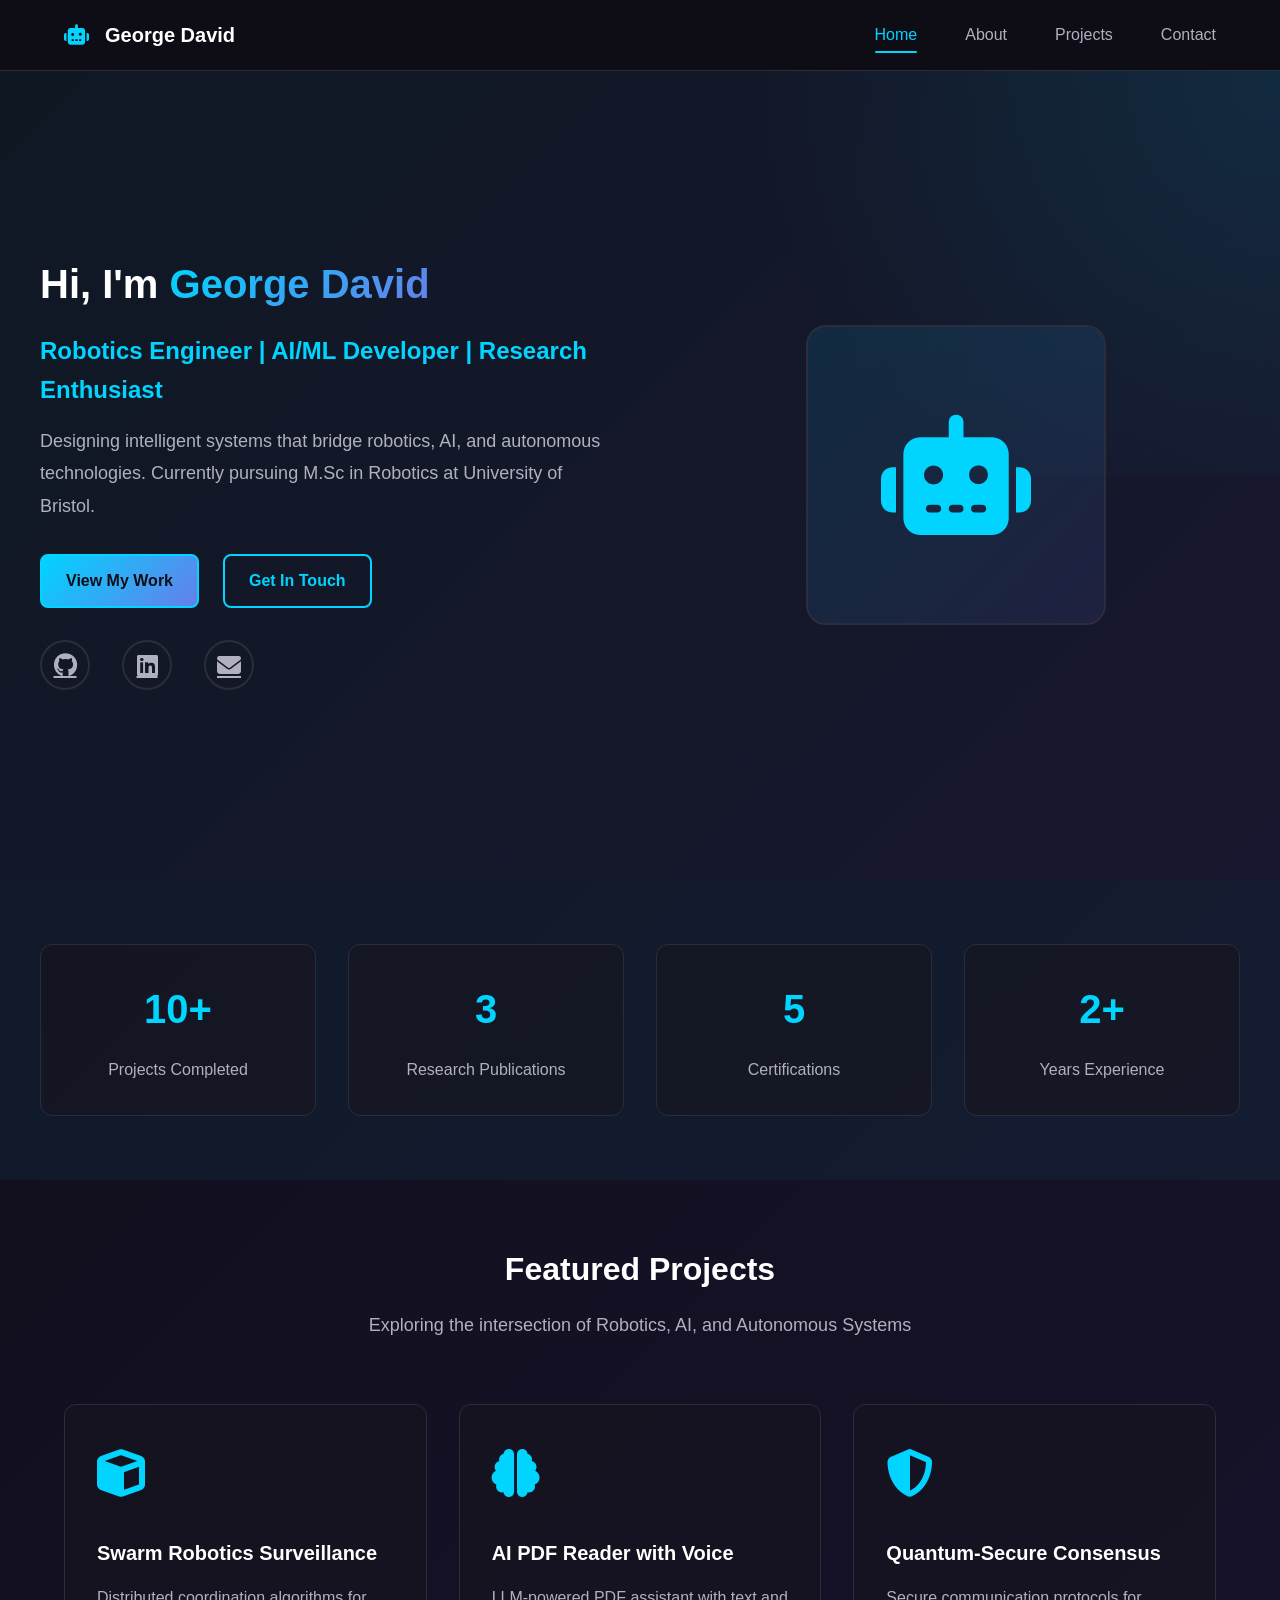
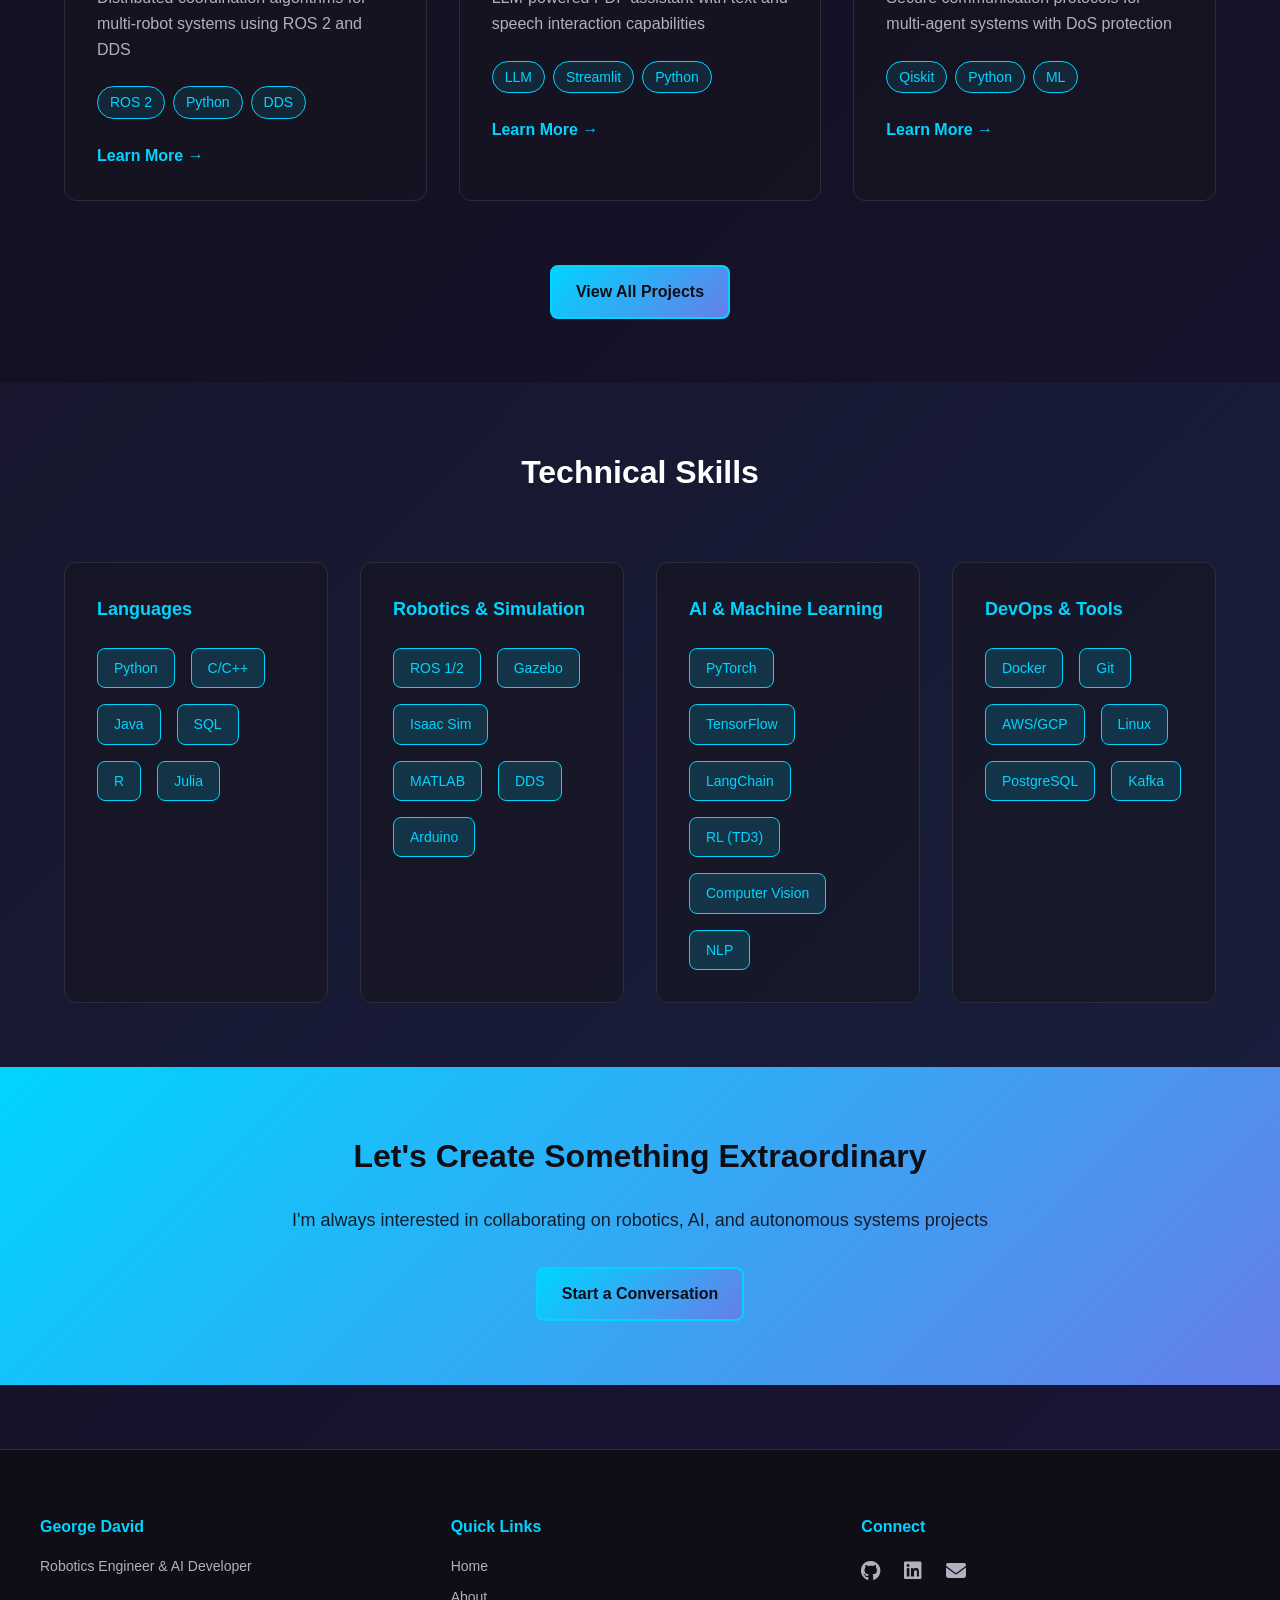
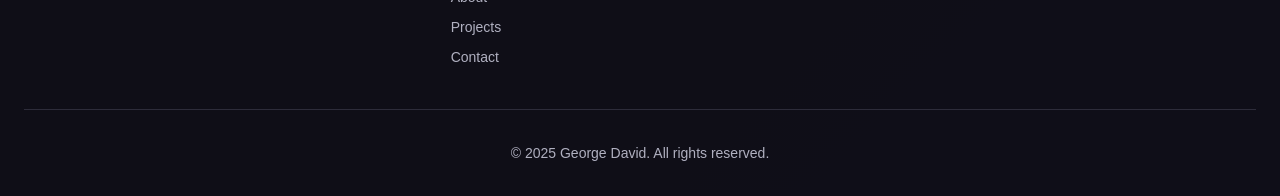
<file: index.html>
<!DOCTYPE html>
<html lang="en">
<head>
    <meta charset="UTF-8">
    <meta name="viewport" content="width=device-width, initial-scale=1.0">
    <title>George David | Robotics & AI Engineer</title>
    <link rel="stylesheet" href="assets/css/style.css">
    <link rel="stylesheet" href="https://cdnjs.cloudflare.com/ajax/libs/font-awesome/6.4.0/css/all.min.css">
</head>
<body>
    <!-- Navigation -->
    <nav class="navbar">
        <div class="nav-container">
            <div class="nav-logo">
                <a href="index.html"><i class="fas fa-robot"></i> George David</a>
            </div>
            <div class="hamburger" id="hamburger">
                <span></span>
                <span></span>
                <span></span>
            </div>
            <ul class="nav-menu" id="navMenu">
                <li><a href="index.html" class="active">Home</a></li>
                <li><a href="about.html">About</a></li>
                <li><a href="projects.html">Projects</a></li>
                <li><a href="contact.html">Contact</a></li>
            </ul>
        </div>
    </nav>

    <!-- Hero Section -->
    <section class="hero">
        <div class="hero-content">
            <div class="hero-text">
                <h1>Hi, I'm <span class="highlight">George David</span></h1>
                <p class="subtitle">Robotics Engineer | AI/ML Developer | Research Enthusiast</p>
                <p class="description">
                    Designing intelligent systems that bridge robotics, AI, and autonomous technologies. 
                    Currently pursuing M.Sc in Robotics at University of Bristol.
                </p>
                <div class="cta-buttons">
                    <a href="projects.html" class="btn btn-primary">View My Work</a>
                    <a href="contact.html" class="btn btn-secondary">Get In Touch</a>
                </div>
                <div class="social-links">
                    <a href="https://github.com/george-1-0-1" target="_blank" title="GitHub">
                        <i class="fab fa-github"></i>
                    </a>
                    <a href="https://www.linkedin.com/in/gd117/" target="_blank" title="LinkedIn">
                        <i class="fab fa-linkedin"></i>
                    </a>
                    <a href="mailto:georgedavid.uk1@gmail.com" title="Email">
                        <i class="fas fa-envelope"></i>
                    </a>
                </div>
            </div>
            <div class="hero-image">
                <div class="floating-card">
                    <i class="fas fa-robot"></i>
                </div>
            </div>
        </div>
    </section>

    <!-- Quick Stats -->
    <section class="stats">
        <div class="stats-container">
            <div class="stat-card">
                <h3>10+</h3>
                <p>Projects Completed</p>
            </div>
            <div class="stat-card">
                <h3>3</h3>
                <p>Research Publications</p>
            </div>
            <div class="stat-card">
                <h3>5</h3>
                <p>Certifications</p>
            </div>
            <div class="stat-card">
                <h3>2+</h3>
                <p>Years Experience</p>
            </div>
        </div>
    </section>

    <!-- Featured Projects Preview -->
    <section class="featured-projects">
        <div class="container">
            <h2>Featured Projects</h2>
            <p class="section-subtitle">Exploring the intersection of Robotics, AI, and Autonomous Systems</p>
            
            <div class="projects-grid">
                <div class="project-card">
                    <div class="project-icon">
                        <i class="fas fa-cube"></i>
                    </div>
                    <h3>Swarm Robotics Surveillance</h3>
                    <p>Distributed coordination algorithms for multi-robot systems using ROS 2 and DDS</p>
                    <div class="tech-tags">
                        <span class="tag">ROS 2</span>
                        <span class="tag">Python</span>
                        <span class="tag">DDS</span>
                    </div>
                    <a href="projects.html#swarm" class="project-link">Learn More →</a>
                </div>

                <div class="project-card">
                    <div class="project-icon">
                        <i class="fas fa-brain"></i>
                    </div>
                    <h3>AI PDF Reader with Voice</h3>
                    <p>LLM-powered PDF assistant with text and speech interaction capabilities</p>
                    <div class="tech-tags">
                        <span class="tag">LLM</span>
                        <span class="tag">Streamlit</span>
                        <span class="tag">Python</span>
                    </div>
                    <a href="projects.html#ai-pdf" class="project-link">Learn More →</a>
                </div>

                <div class="project-card">
                    <div class="project-icon">
                        <i class="fas fa-shield-alt"></i>
                    </div>
                    <h3>Quantum-Secure Consensus</h3>
                    <p>Secure communication protocols for multi-agent systems with DoS protection</p>
                    <div class="tech-tags">
                        <span class="tag">Qiskit</span>
                        <span class="tag">Python</span>
                        <span class="tag">ML</span>
                    </div>
                    <a href="projects.html#quantum" class="project-link">Learn More →</a>
                </div>
            </div>

            <div class="view-all">
                <a href="projects.html" class="btn btn-primary">View All Projects</a>
            </div>
        </div>
    </section>

    <!-- Skills Section -->
    <section class="skills-section">
        <div class="container">
            <h2>Technical Skills</h2>
            
            <div class="skills-grid">
                <div class="skill-category">
                    <h3>Languages</h3>
                    <div class="skill-list">
                        <span class="skill-badge">Python</span>
                        <span class="skill-badge">C/C++</span>
                        <span class="skill-badge">Java</span>
                        <span class="skill-badge">SQL</span>
                        <span class="skill-badge">R</span>
                        <span class="skill-badge">Julia</span>
                    </div>
                </div>

                <div class="skill-category">
                    <h3>Robotics & Simulation</h3>
                    <div class="skill-list">
                        <span class="skill-badge">ROS 1/2</span>
                        <span class="skill-badge">Gazebo</span>
                        <span class="skill-badge">Isaac Sim</span>
                        <span class="skill-badge">MATLAB</span>
                        <span class="skill-badge">DDS</span>
                        <span class="skill-badge">Arduino</span>
                    </div>
                </div>

                <div class="skill-category">
                    <h3>AI & Machine Learning</h3>
                    <div class="skill-list">
                        <span class="skill-badge">PyTorch</span>
                        <span class="skill-badge">TensorFlow</span>
                        <span class="skill-badge">LangChain</span>
                        <span class="skill-badge">RL (TD3)</span>
                        <span class="skill-badge">Computer Vision</span>
                        <span class="skill-badge">NLP</span>
                    </div>
                </div>

                <div class="skill-category">
                    <h3>DevOps & Tools</h3>
                    <div class="skill-list">
                        <span class="skill-badge">Docker</span>
                        <span class="skill-badge">Git</span>
                        <span class="skill-badge">AWS/GCP</span>
                        <span class="skill-badge">Linux</span>
                        <span class="skill-badge">PostgreSQL</span>
                        <span class="skill-badge">Kafka</span>
                    </div>
                </div>
            </div>
        </div>
    </section>

    <!-- Call to Action -->
    <section class="cta-section">
        <div class="cta-content">
            <h2>Let's Create Something Extraordinary</h2>
            <p>I'm always interested in collaborating on robotics, AI, and autonomous systems projects</p>
            <a href="contact.html" class="btn btn-primary">Start a Conversation</a>
        </div>
    </section>

    <!-- Footer -->
    <footer class="footer">
        <div class="footer-content">
            <div class="footer-section">
                <h4>George David</h4>
                <p>Robotics Engineer & AI Developer</p>
            </div>
            <div class="footer-section">
                <h4>Quick Links</h4>
                <ul>
                    <li><a href="index.html">Home</a></li>
                    <li><a href="about.html">About</a></li>
                    <li><a href="projects.html">Projects</a></li>
                    <li><a href="contact.html">Contact</a></li>
                </ul>
            </div>
            <div class="footer-section">
                <h4>Connect</h4>
                <div class="footer-socials">
                    <a href="https://github.com/george-1-0-1" target="_blank"><i class="fab fa-github"></i></a>
                    <a href="https://www.linkedin.com/in/gd117/" target="_blank"><i class="fab fa-linkedin"></i></a>
                    <a href="mailto:georgedavid.uk1@gmail.com"><i class="fas fa-envelope"></i></a>
                </div>
            </div>
        </div>
        <div class="footer-bottom">
            <p>&copy; 2025 George David. All rights reserved.</p>
        </div>
    </footer>

    <script src="assets/js/script.js"></script>
</body>
</html>
</file>
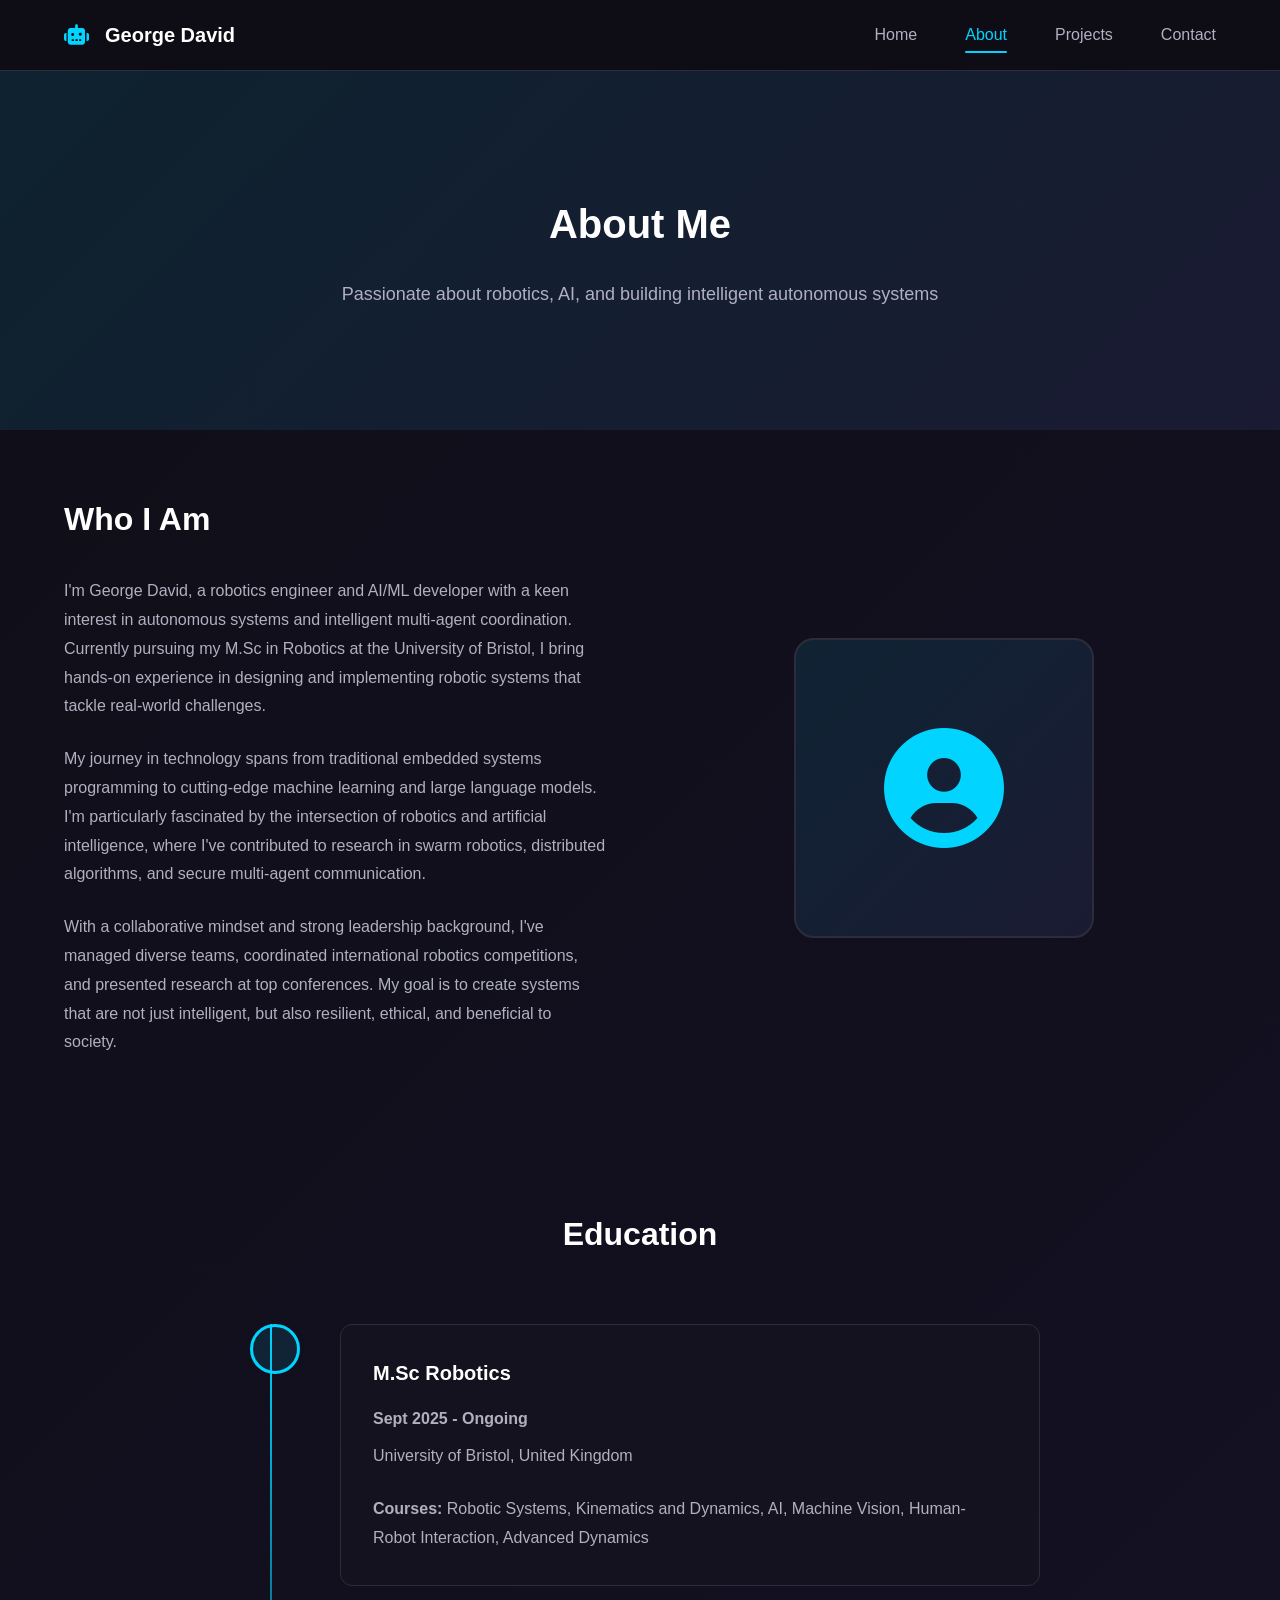
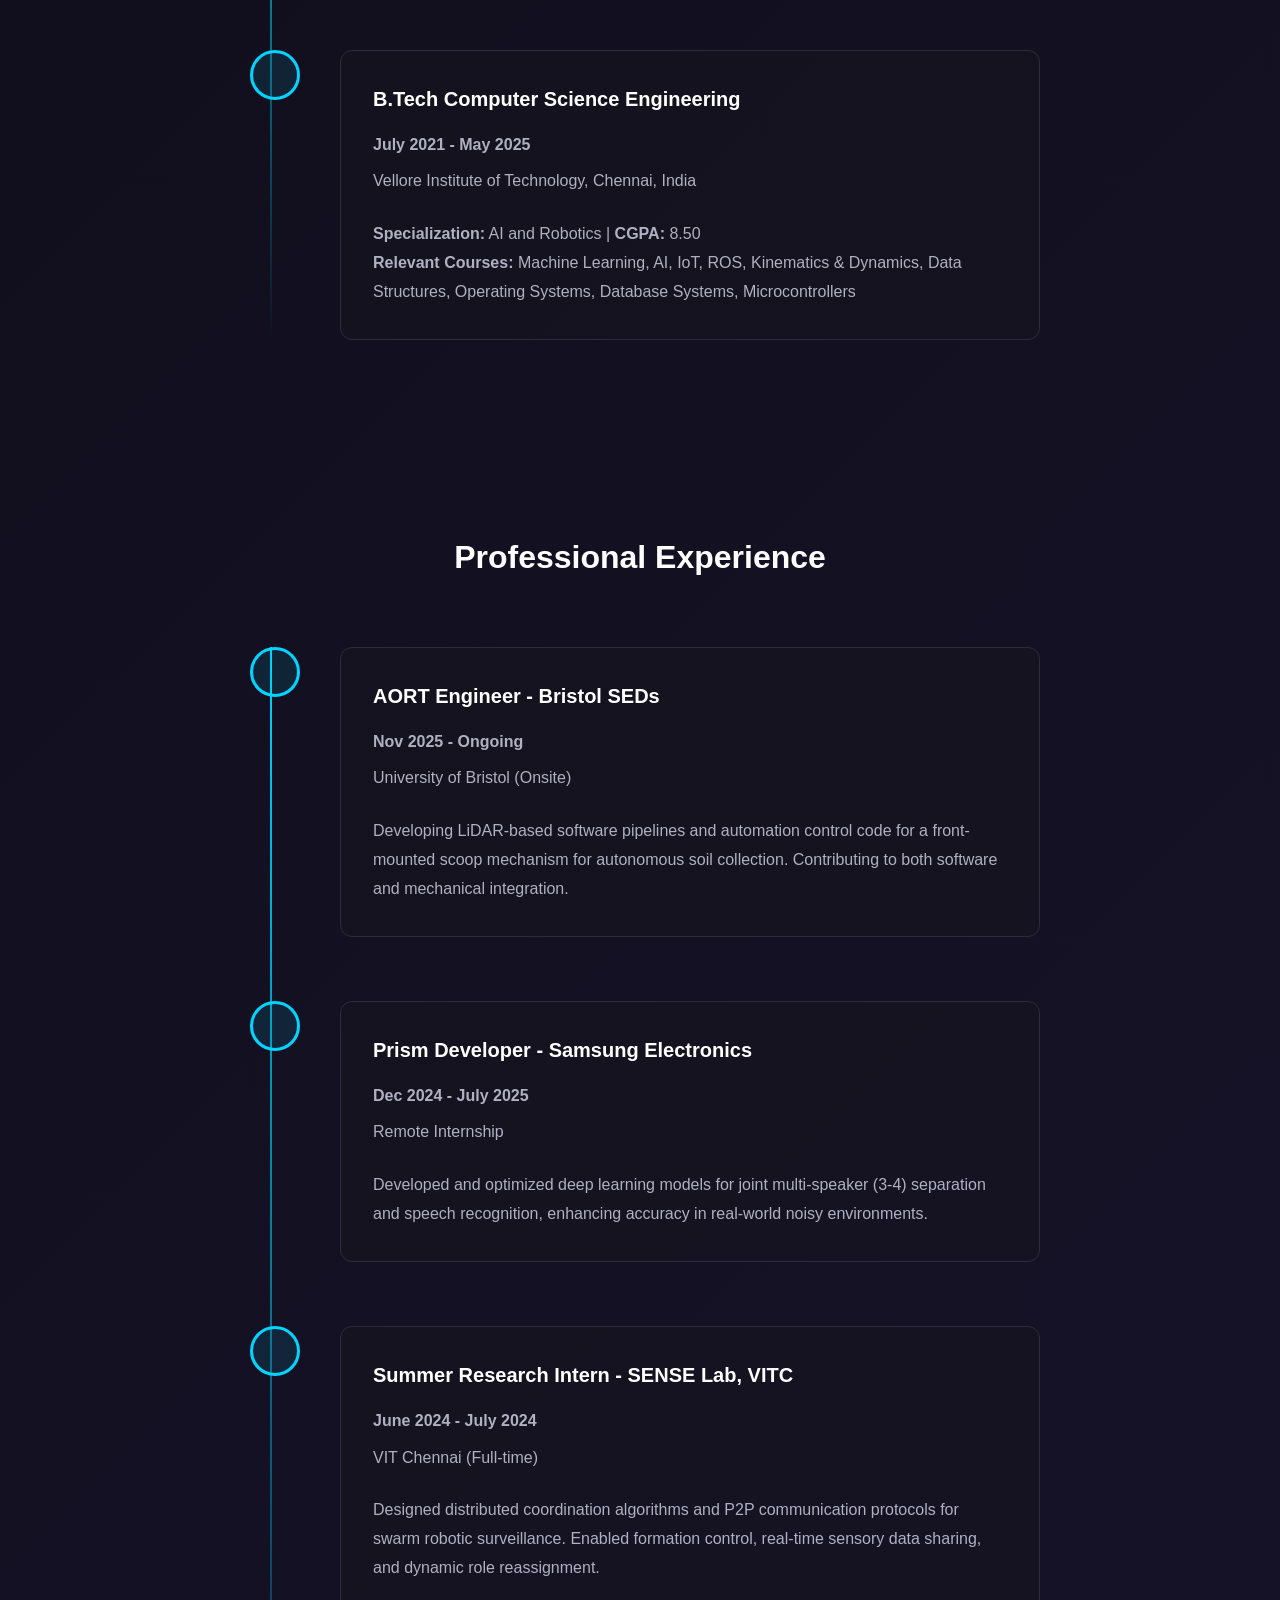
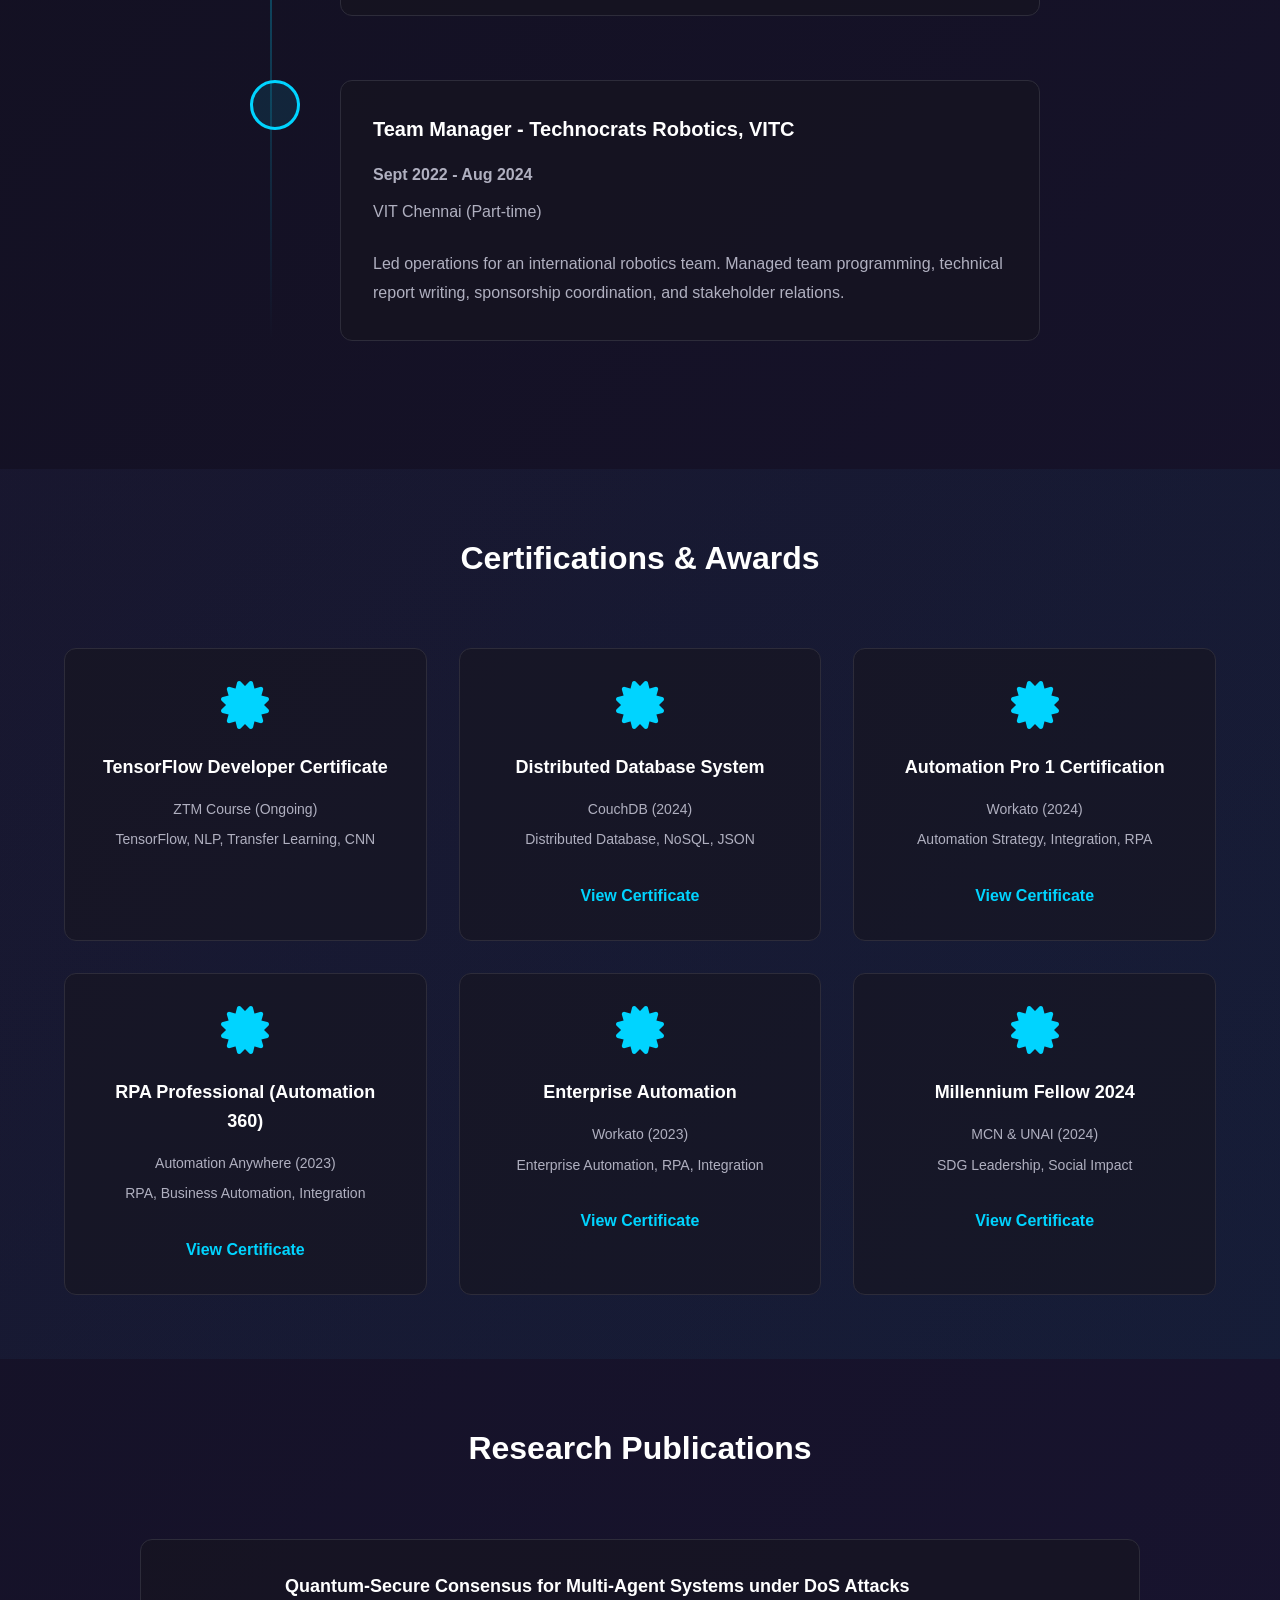
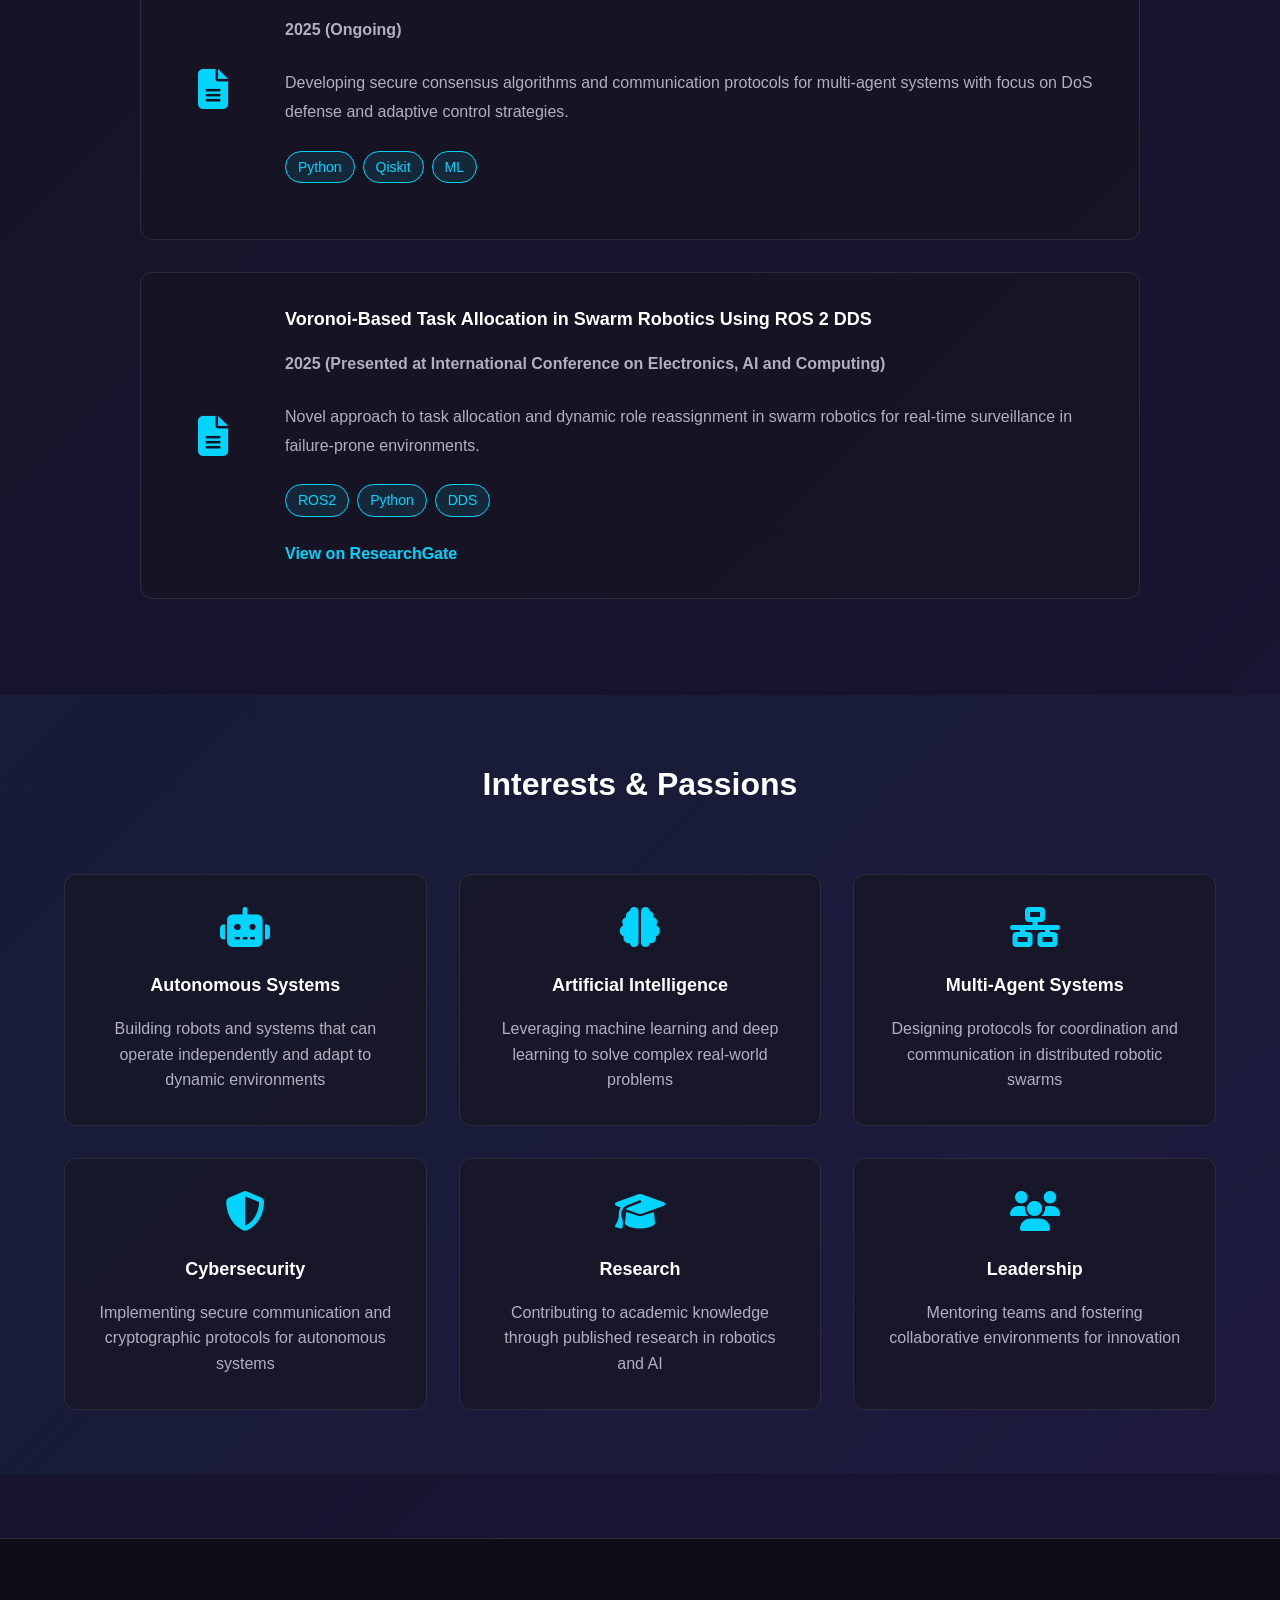
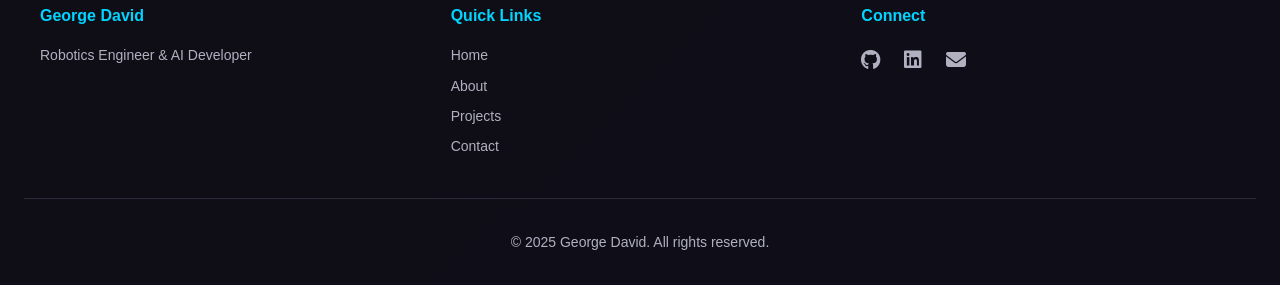
<file: about.html>
<!DOCTYPE html>
<html lang="en">
<head>
    <meta charset="UTF-8">
    <meta name="viewport" content="width=device-width, initial-scale=1.0">
    <title>About George David | Robotics & AI Engineer</title>
    <link rel="stylesheet" href="assets/css/style.css">
    <link rel="stylesheet" href="https://cdnjs.cloudflare.com/ajax/libs/font-awesome/6.4.0/css/all.min.css">
</head>
<body>
    <!-- Navigation -->
    <nav class="navbar">
        <div class="nav-container">
            <div class="nav-logo">
                <a href="index.html"><i class="fas fa-robot"></i> George David</a>
            </div>
            <div class="hamburger" id="hamburger">
                <span></span>
                <span></span>
                <span></span>
            </div>
            <ul class="nav-menu" id="navMenu">
                <li><a href="index.html">Home</a></li>
                <li><a href="about.html" class="active">About</a></li>
                <li><a href="projects.html">Projects</a></li>
                <li><a href="contact.html">Contact</a></li>
            </ul>
        </div>
    </nav>

    <!-- About Hero -->
    <section class="page-hero">
        <div class="page-hero-content">
            <h1>About Me</h1>
            <p>Passionate about robotics, AI, and building intelligent autonomous systems</p>
        </div>
    </section>

    <!-- Main About Content -->
    <section class="about-section">
        <div class="container">
            <div class="about-grid">
                <div class="about-text">
                    <h2>Who I Am</h2>
                    <p>
                        I'm George David, a robotics engineer and AI/ML developer with a keen interest in autonomous systems 
                        and intelligent multi-agent coordination. Currently pursuing my M.Sc in Robotics at the University of Bristol, 
                        I bring hands-on experience in designing and implementing robotic systems that tackle real-world challenges.
                    </p>
                    <p>
                        My journey in technology spans from traditional embedded systems programming to cutting-edge machine learning 
                        and large language models. I'm particularly fascinated by the intersection of robotics and artificial intelligence, 
                        where I've contributed to research in swarm robotics, distributed algorithms, and secure multi-agent communication.
                    </p>
                    <p>
                        With a collaborative mindset and strong leadership background, I've managed diverse teams, coordinated international 
                        robotics competitions, and presented research at top conferences. My goal is to create systems that are not just 
                        intelligent, but also resilient, ethical, and beneficial to society.
                    </p>
                </div>
                <div class="about-image">
                    <div class="image-placeholder">
                        <i class="fas fa-user-circle"></i>
                    </div>
                </div>
            </div>
        </div>
    </section>

    <!-- Education Timeline -->
    <section class="education-section">
        <div class="container">
            <h2>Education</h2>
            <div class="timeline">
                <div class="timeline-item">
                    <div class="timeline-marker"></div>
                    <div class="timeline-content">
                        <h3>M.Sc Robotics</h3>
                        <p class="timeline-date">Sept 2025 - Ongoing</p>
                        <p class="timeline-location">University of Bristol, United Kingdom</p>
                        <p>
                            <strong>Courses:</strong> Robotic Systems, Kinematics and Dynamics, AI, Machine Vision, 
                            Human-Robot Interaction, Advanced Dynamics
                        </p>
                    </div>
                </div>

                <div class="timeline-item">
                    <div class="timeline-marker"></div>
                    <div class="timeline-content">
                        <h3>B.Tech Computer Science Engineering</h3>
                        <p class="timeline-date">July 2021 - May 2025</p>
                        <p class="timeline-location">Vellore Institute of Technology, Chennai, India</p>
                        <p>
                            <strong>Specialization:</strong> AI and Robotics | <strong>CGPA:</strong> 8.50
                        </p>
                        <p>
                            <strong>Relevant Courses:</strong> Machine Learning, AI, IoT, ROS, Kinematics & Dynamics, 
                            Data Structures, Operating Systems, Database Systems, Microcontrollers
                        </p>
                    </div>
                </div>
            </div>
        </div>
    </section>

    <!-- Experience Timeline -->
    <section class="experience-section">
        <div class="container">
            <h2>Professional Experience</h2>
            <div class="timeline">
                <div class="timeline-item">
                    <div class="timeline-marker"></div>
                    <div class="timeline-content">
                        <h3>AORT Engineer - Bristol SEDs</h3>
                        <p class="timeline-date">Nov 2025 - Ongoing</p>
                        <p class="timeline-location">University of Bristol (Onsite)</p>
                        <p>
                            Developing LiDAR-based software pipelines and automation control code for a front-mounted scoop mechanism 
                            for autonomous soil collection. Contributing to both software and mechanical integration.
                        </p>
                    </div>
                </div>

                <div class="timeline-item">
                    <div class="timeline-marker"></div>
                    <div class="timeline-content">
                        <h3>Prism Developer - Samsung Electronics</h3>
                        <p class="timeline-date">Dec 2024 - July 2025</p>
                        <p class="timeline-location">Remote Internship</p>
                        <p>
                            Developed and optimized deep learning models for joint multi-speaker (3-4) separation and speech recognition, 
                            enhancing accuracy in real-world noisy environments.
                        </p>
                    </div>
                </div>

                <div class="timeline-item">
                    <div class="timeline-marker"></div>
                    <div class="timeline-content">
                        <h3>Summer Research Intern - SENSE Lab, VITC</h3>
                        <p class="timeline-date">June 2024 - July 2024</p>
                        <p class="timeline-location">VIT Chennai (Full-time)</p>
                        <p>
                            Designed distributed coordination algorithms and P2P communication protocols for swarm robotic surveillance. 
                            Enabled formation control, real-time sensory data sharing, and dynamic role reassignment.
                        </p>
                    </div>
                </div>

                <div class="timeline-item">
                    <div class="timeline-marker"></div>
                    <div class="timeline-content">
                        <h3>Team Manager - Technocrats Robotics, VITC</h3>
                        <p class="timeline-date">Sept 2022 - Aug 2024</p>
                        <p class="timeline-location">VIT Chennai (Part-time)</p>
                        <p>
                            Led operations for an international robotics team. Managed team programming, technical report writing, 
                            sponsorship coordination, and stakeholder relations.
                        </p>
                    </div>
                </div>
            </div>
        </div>
    </section>

    <!-- Certifications -->
    <section class="certifications-section">
        <div class="container">
            <h2>Certifications & Awards</h2>
            <div class="certificates-grid">
                <div class="cert-card">
                    <i class="fas fa-certificate"></i>
                    <h3>TensorFlow Developer Certificate</h3>
                    <p>ZTM Course (Ongoing)</p>
                    <p class="cert-desc">TensorFlow, NLP, Transfer Learning, CNN</p>
                </div>

                <div class="cert-card">
                    <i class="fas fa-certificate"></i>
                    <h3>Distributed Database System</h3>
                    <p>CouchDB (2024)</p>
                    <p class="cert-desc">Distributed Database, NoSQL, JSON</p>
                    <a href="https://drive.google.com/file/d/1AhX0zSavDS8Lvca3UmusScda600d_Ca0/view" target="_blank">View Certificate</a>
                </div>

                <div class="cert-card">
                    <i class="fas fa-certificate"></i>
                    <h3>Automation Pro 1 Certification</h3>
                    <p>Workato (2024)</p>
                    <p class="cert-desc">Automation Strategy, Integration, RPA</p>
                    <a href="https://credentials.workato.com/747523ae-aff1-4d65-a9d5-e8a0c28a071d" target="_blank">View Certificate</a>
                </div>

                <div class="cert-card">
                    <i class="fas fa-certificate"></i>
                    <h3>RPA Professional (Automation 360)</h3>
                    <p>Automation Anywhere (2023)</p>
                    <p class="cert-desc">RPA, Business Automation, Integration</p>
                    <a href="https://certificates.automationanywhere.com/a2fc594e-e1dc-4400-b52c-b077e75bfa30" target="_blank">View Certificate</a>
                </div>

                <div class="cert-card">
                    <i class="fas fa-certificate"></i>
                    <h3>Enterprise Automation</h3>
                    <p>Workato (2023)</p>
                    <p class="cert-desc">Enterprise Automation, RPA, Integration</p>
                    <a href="https://credentials.workato.com/7fb8f031-f1dc-4671-8c9e-a5212c5ba547" target="_blank">View Certificate</a>
                </div>

                <div class="cert-card">
                    <i class="fas fa-certificate"></i>
                    <h3>Millennium Fellow 2024</h3>
                    <p>MCN & UNAI (2024)</p>
                    <p class="cert-desc">SDG Leadership, Social Impact</p>
                    <a href="https://drive.google.com/file/d/1NYXgfFlx96Oxby2_-cUXS_XlTk9uR_c4/view" target="_blank">View Certificate</a>
                </div>
            </div>
        </div>
    </section>

    <!-- Research Publications -->
    <section class="publications-section">
        <div class="container">
            <h2>Research Publications</h2>
            <div class="publications-list">
                <div class="publication-card">
                    <div class="pub-icon">
                        <i class="fas fa-file-alt"></i>
                    </div>
                    <div class="pub-content">
                        <h3>Quantum-Secure Consensus for Multi-Agent Systems under DoS Attacks</h3>
                        <p class="pub-date">2025 (Ongoing)</p>
                        <p>
                            Developing secure consensus algorithms and communication protocols for multi-agent systems 
                            with focus on DoS defense and adaptive control strategies.
                        </p>
                        <div class="pub-tags">
                            <span>Python</span>
                            <span>Qiskit</span>
                            <span>ML</span>
                        </div>
                    </div>
                </div>

                <div class="publication-card">
                    <div class="pub-icon">
                        <i class="fas fa-file-alt"></i>
                    </div>
                    <div class="pub-content">
                        <h3>Voronoi-Based Task Allocation in Swarm Robotics Using ROS 2 DDS</h3>
                        <p class="pub-date">2025 (Presented at International Conference on Electronics, AI and Computing)</p>
                        <p>
                            Novel approach to task allocation and dynamic role reassignment in swarm robotics 
                            for real-time surveillance in failure-prone environments.
                        </p>
                        <div class="pub-tags">
                            <span>ROS2</span>
                            <span>Python</span>
                            <span>DDS</span>
                        </div>
                        <a href="https://www.researchgate.net/publication/398260426_Voronoi-Based_Task_Allocation_and_Dynamic_Role_Reassignment_in_Swarm_Robotics_Using_ROS_2_DDS" target="_blank">View on ResearchGate</a>
                    </div>
                </div>
            </div>
        </div>
    </section>

    <!-- Interests & Passions -->
    <section class="interests-section">
        <div class="container">
            <h2>Interests & Passions</h2>
            <div class="interests-grid">
                <div class="interest-card">
                    <i class="fas fa-robot"></i>
                    <h3>Autonomous Systems</h3>
                    <p>Building robots and systems that can operate independently and adapt to dynamic environments</p>
                </div>

                <div class="interest-card">
                    <i class="fas fa-brain"></i>
                    <h3>Artificial Intelligence</h3>
                    <p>Leveraging machine learning and deep learning to solve complex real-world problems</p>
                </div>

                <div class="interest-card">
                    <i class="fas fa-network-wired"></i>
                    <h3>Multi-Agent Systems</h3>
                    <p>Designing protocols for coordination and communication in distributed robotic swarms</p>
                </div>

                <div class="interest-card">
                    <i class="fas fa-shield-alt"></i>
                    <h3>Cybersecurity</h3>
                    <p>Implementing secure communication and cryptographic protocols for autonomous systems</p>
                </div>

                <div class="interest-card">
                    <i class="fas fa-graduation-cap"></i>
                    <h3>Research</h3>
                    <p>Contributing to academic knowledge through published research in robotics and AI</p>
                </div>

                <div class="interest-card">
                    <i class="fas fa-users"></i>
                    <h3>Leadership</h3>
                    <p>Mentoring teams and fostering collaborative environments for innovation</p>
                </div>
            </div>
        </div>
    </section>

    <!-- Footer -->
    <footer class="footer">
        <div class="footer-content">
            <div class="footer-section">
                <h4>George David</h4>
                <p>Robotics Engineer & AI Developer</p>
            </div>
            <div class="footer-section">
                <h4>Quick Links</h4>
                <ul>
                    <li><a href="index.html">Home</a></li>
                    <li><a href="about.html">About</a></li>
                    <li><a href="projects.html">Projects</a></li>
                    <li><a href="contact.html">Contact</a></li>
                </ul>
            </div>
            <div class="footer-section">
                <h4>Connect</h4>
                <div class="footer-socials">
                    <a href="https://github.com/george-1-0-1" target="_blank"><i class="fab fa-github"></i></a>
                    <a href="https://www.linkedin.com/in/gd117/" target="_blank"><i class="fab fa-linkedin"></i></a>
                    <a href="mailto:georgedavid.uk1@gmail.com"><i class="fas fa-envelope"></i></a>
                </div>
            </div>
        </div>
        <div class="footer-bottom">
            <p>&copy; 2025 George David. All rights reserved.</p>
        </div>
    </footer>

    <script src="assets/js/script.js"></script>
</body>
</html>
</file>
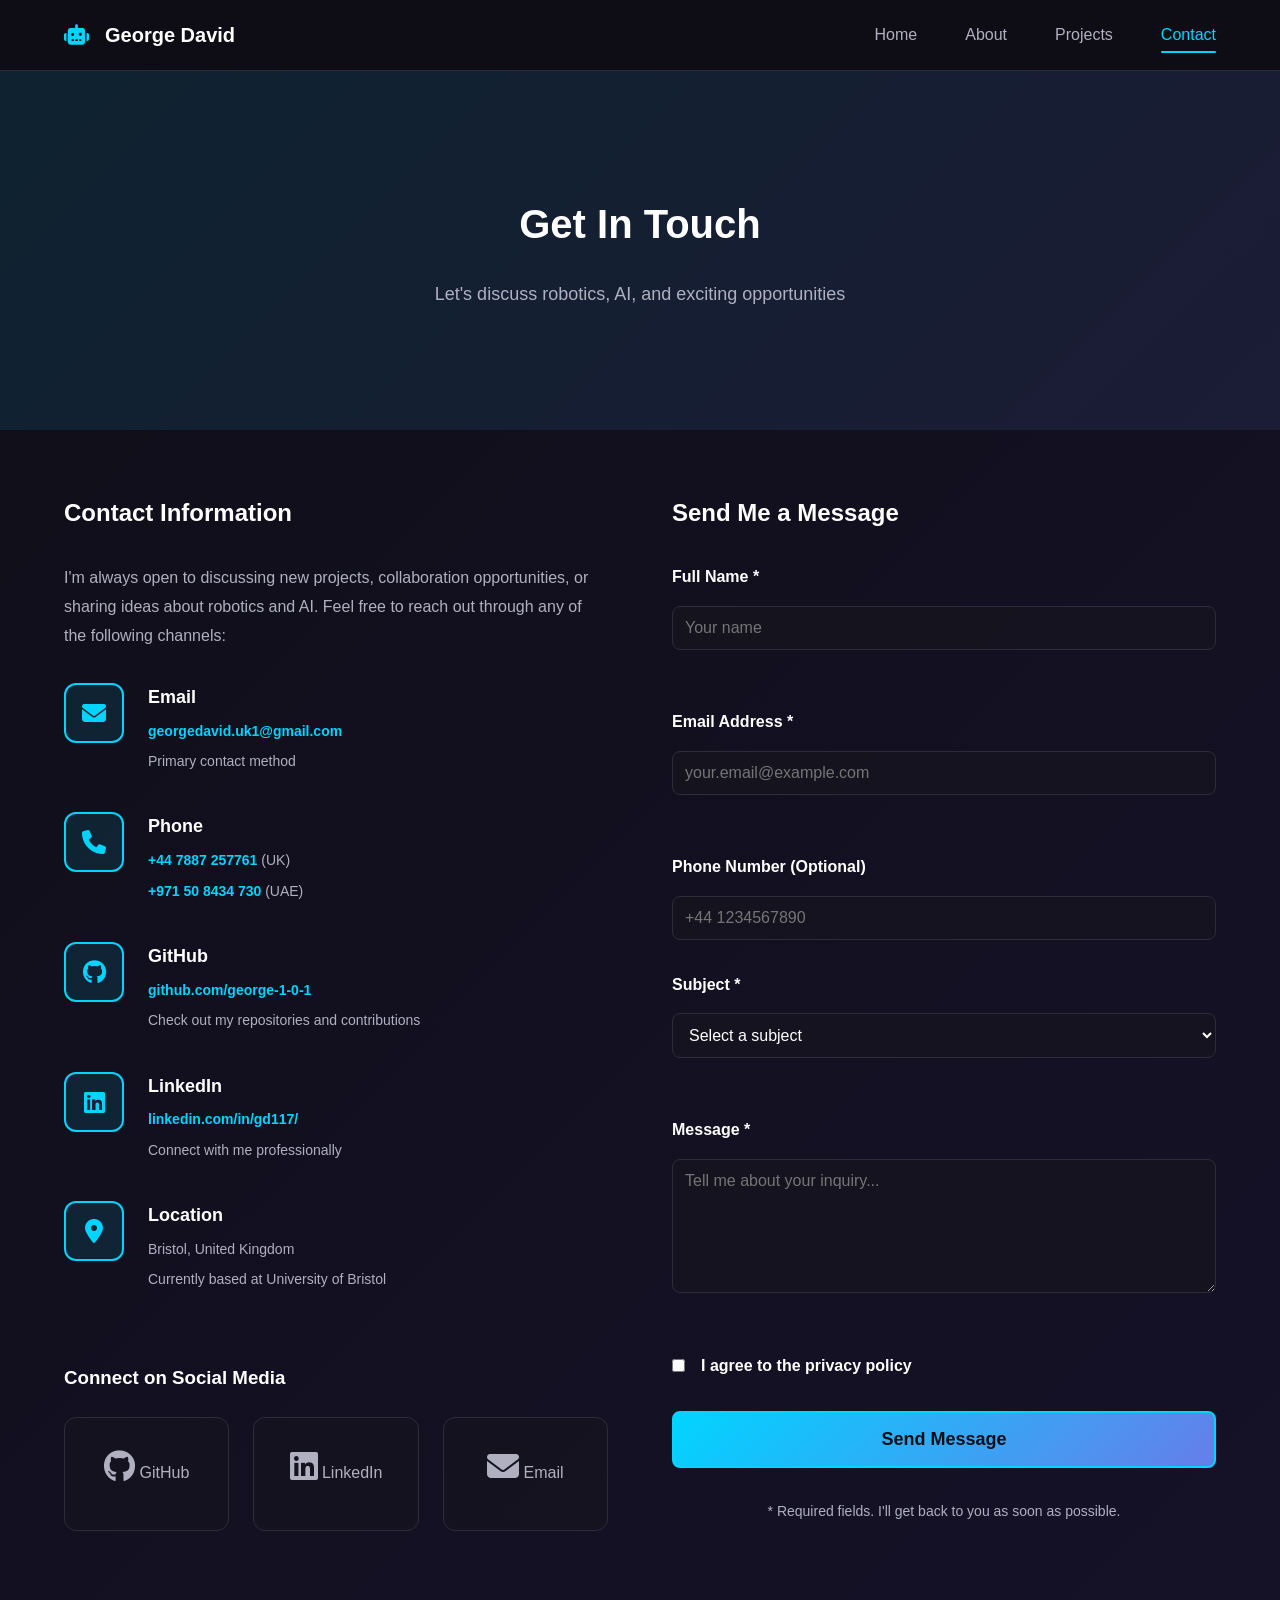
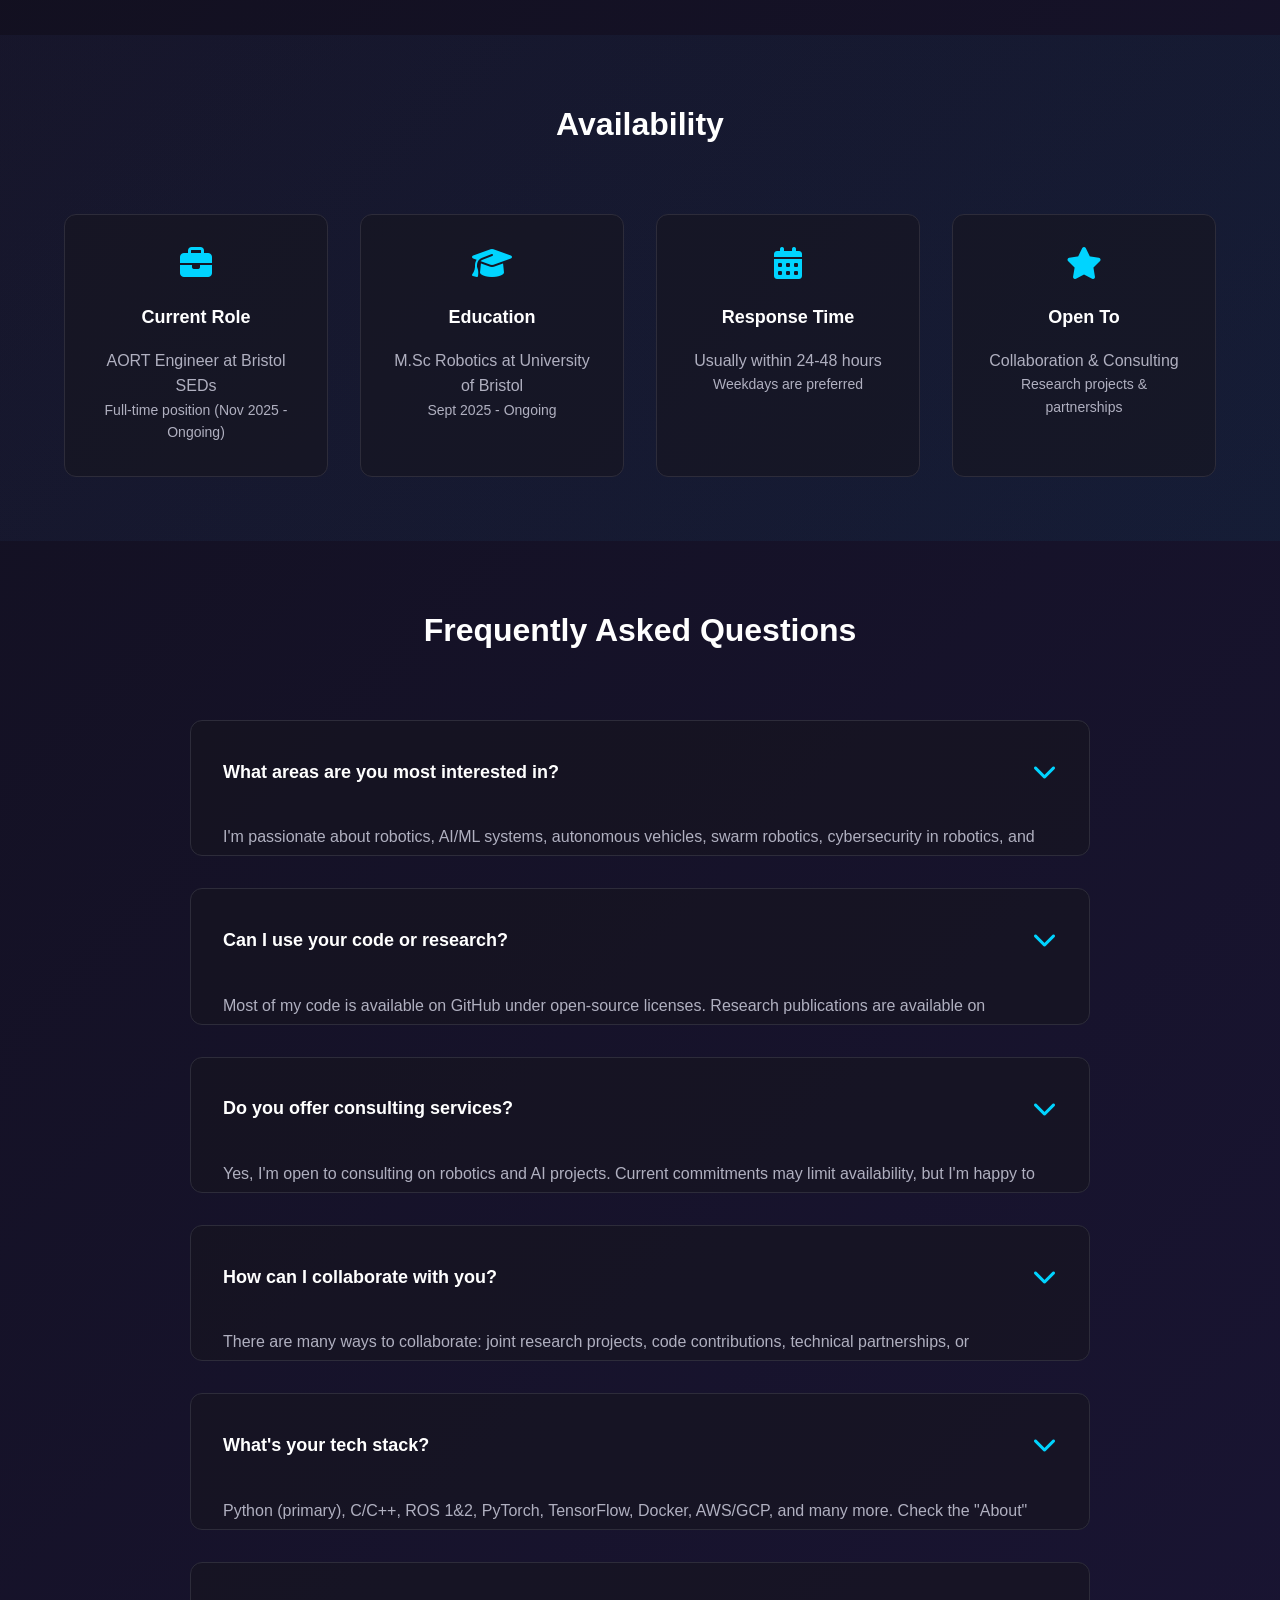
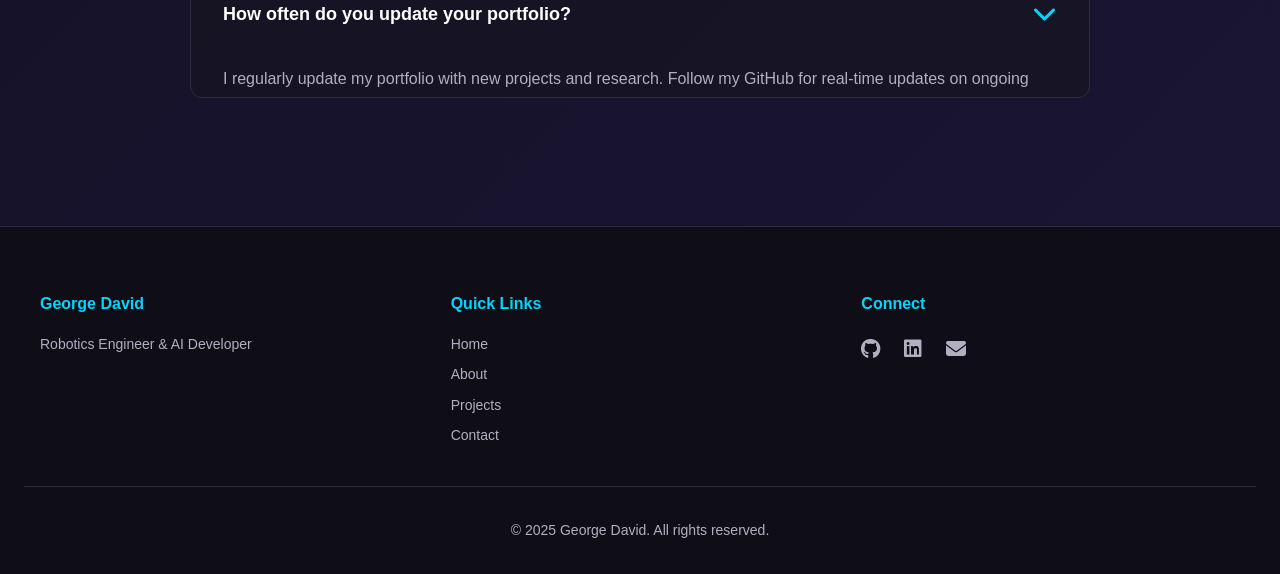
<file: contact.html>
<!DOCTYPE html>
<html lang="en">
<head>
    <meta charset="UTF-8">
    <meta name="viewport" content="width=device-width, initial-scale=1.0">
    <title>Contact George David | Robotics & AI Engineer</title>
    <link rel="stylesheet" href="assets/css/style.css">
    <link rel="stylesheet" href="https://cdnjs.cloudflare.com/ajax/libs/font-awesome/6.4.0/css/all.min.css">
</head>
<body>
    <!-- Navigation -->
    <nav class="navbar">
        <div class="nav-container">
            <div class="nav-logo">
                <a href="index.html"><i class="fas fa-robot"></i> George David</a>
            </div>
            <div class="hamburger" id="hamburger">
                <span></span>
                <span></span>
                <span></span>
            </div>
            <ul class="nav-menu" id="navMenu">
                <li><a href="index.html">Home</a></li>
                <li><a href="about.html">About</a></li>
                <li><a href="projects.html">Projects</a></li>
                <li><a href="contact.html" class="active">Contact</a></li>
            </ul>
        </div>
    </nav>

    <!-- Contact Hero -->
    <section class="page-hero">
        <div class="page-hero-content">
            <h1>Get In Touch</h1>
            <p>Let's discuss robotics, AI, and exciting opportunities</p>
        </div>
    </section>

    <!-- Contact Content -->
    <section class="contact-section">
        <div class="container">
            <div class="contact-grid">
                <!-- Contact Information -->
                <div class="contact-info">
                    <h2>Contact Information</h2>
                    <p class="section-intro">
                        I'm always open to discussing new projects, collaboration opportunities, or sharing ideas about robotics and AI. 
                        Feel free to reach out through any of the following channels:
                    </p>

                    <div class="info-items">
                        <div class="info-item">
                            <div class="info-icon">
                                <i class="fas fa-envelope"></i>
                            </div>
                            <div class="info-content">
                                <h3>Email</h3>
                                <p><a href="mailto:georgedavid.uk1@gmail.com">georgedavid.uk1@gmail.com</a></p>
                                <p class="info-note">Primary contact method</p>
                            </div>
                        </div>

                        <div class="info-item">
                            <div class="info-icon">
                                <i class="fas fa-phone"></i>
                            </div>
                            <div class="info-content">
                                <h3>Phone</h3>
                                <p><a href="tel:+447887257761">+44 7887 257761</a> (UK)</p>
                                <p><a href="tel:+971508434730">+971 50 8434 730</a> (UAE)</p>
                            </div>
                        </div>

                        <div class="info-item">
                            <div class="info-icon">
                                <i class="fab fa-github"></i>
                            </div>
                            <div class="info-content">
                                <h3>GitHub</h3>
                                <p><a href="https://github.com/george-1-0-1" target="_blank">github.com/george-1-0-1</a></p>
                                <p class="info-note">Check out my repositories and contributions</p>
                            </div>
                        </div>

                        <div class="info-item">
                            <div class="info-icon">
                                <i class="fab fa-linkedin"></i>
                            </div>
                            <div class="info-content">
                                <h3>LinkedIn</h3>
                                <p><a href="https://www.linkedin.com/in/gd117/" target="_blank">linkedin.com/in/gd117/</a></p>
                                <p class="info-note">Connect with me professionally</p>
                            </div>
                        </div>

                        <div class="info-item">
                            <div class="info-icon">
                                <i class="fas fa-map-marker-alt"></i>
                            </div>
                            <div class="info-content">
                                <h3>Location</h3>
                                <p>Bristol, United Kingdom</p>
                                <p class="info-note">Currently based at University of Bristol</p>
                            </div>
                        </div>
                    </div>

                    <!-- Social Links -->
                    <div class="contact-socials">
                        <h3>Connect on Social Media</h3>
                        <div class="social-grid">
                            <a href="https://github.com/george-1-0-1" target="_blank" class="social-card">
                                <i class="fab fa-github"></i>
                                <span>GitHub</span>
                            </a>
                            <a href="https://www.linkedin.com/in/gd117/" target="_blank" class="social-card">
                                <i class="fab fa-linkedin"></i>
                                <span>LinkedIn</span>
                            </a>
                            <a href="mailto:georgedavid.uk1@gmail.com" class="social-card">
                                <i class="fas fa-envelope"></i>
                                <span>Email</span>
                            </a>
                        </div>
                    </div>
                </div>

                <!-- Contact Form -->
                <div class="contact-form-wrapper">
                    <h2>Send Me a Message</h2>
                    <form class="contact-form" id="contactForm">
                        <div class="form-group">
                            <label for="name">Full Name *</label>
                            <input type="text" id="name" name="name" required placeholder="Your name">
                            <span class="error-message" id="nameError"></span>
                        </div>

                        <div class="form-group">
                            <label for="email">Email Address *</label>
                            <input type="email" id="email" name="email" required placeholder="your.email@example.com">
                            <span class="error-message" id="emailError"></span>
                        </div>

                        <div class="form-group">
                            <label for="phone">Phone Number (Optional)</label>
                            <input type="tel" id="phone" name="phone" placeholder="+44 1234567890">
                        </div>

                        <div class="form-group">
                            <label for="subject">Subject *</label>
                            <select id="subject" name="subject" required>
                                <option value="">Select a subject</option>
                                <option value="collaboration">Project Collaboration</option>
                                <option value="research">Research Inquiry</option>
                                <option value="internship">Internship/Job Opportunity</option>
                                <option value="general">General Inquiry</option>
                                <option value="other">Other</option>
                            </select>
                            <span class="error-message" id="subjectError"></span>
                        </div>

                        <div class="form-group">
                            <label for="message">Message *</label>
                            <textarea id="message" name="message" required placeholder="Tell me about your inquiry..." rows="6"></textarea>
                            <span class="error-message" id="messageError"></span>
                        </div>

                        <div class="form-group checkbox">
                            <input type="checkbox" id="privacy" name="privacy" required>
                            <label for="privacy">I agree to the privacy policy</label>
                            <span class="error-message" id="privacyError"></span>
                        </div>

                        <button type="submit" class="btn btn-primary btn-large">Send Message</button>
                        <p class="form-note">* Required fields. I'll get back to you as soon as possible.</p>
                    </form>
                    <div id="formMessage" class="form-message"></div>
                </div>
            </div>
        </div>
    </section>

    <!-- Availability Section -->
    <section class="availability-section">
        <div class="container">
            <h2>Availability</h2>
            <div class="availability-grid">
                <div class="availability-card">
                    <i class="fas fa-briefcase"></i>
                    <h3>Current Role</h3>
                    <p>AORT Engineer at Bristol SEDs</p>
                    <p class="availability-note">Full-time position (Nov 2025 - Ongoing)</p>
                </div>

                <div class="availability-card">
                    <i class="fas fa-graduation-cap"></i>
                    <h3>Education</h3>
                    <p>M.Sc Robotics at University of Bristol</p>
                    <p class="availability-note">Sept 2025 - Ongoing</p>
                </div>

                <div class="availability-card">
                    <i class="fas fa-calendar-alt"></i>
                    <h3>Response Time</h3>
                    <p>Usually within 24-48 hours</p>
                    <p class="availability-note">Weekdays are preferred</p>
                </div>

                <div class="availability-card">
                    <i class="fas fa-star"></i>
                    <h3>Open To</h3>
                    <p>Collaboration & Consulting</p>
                    <p class="availability-note">Research projects & partnerships</p>
                </div>
            </div>
        </div>
    </section>

    <!-- FAQ Section -->
    <section class="faq-section">
        <div class="container">
            <h2>Frequently Asked Questions</h2>
            <div class="faq-grid">
                <div class="faq-item">
                    <div class="faq-question">
                        <h3>What areas are you most interested in?</h3>
                        <span class="faq-toggle"><i class="fas fa-chevron-down"></i></span>
                    </div>
                    <div class="faq-answer">
                        <p>
                            I'm passionate about robotics, AI/ML systems, autonomous vehicles, swarm robotics, 
                            cybersecurity in robotics, and human-robot interaction. I'm particularly interested in projects 
                            that combine multiple disciplines.
                        </p>
                    </div>
                </div>

                <div class="faq-item">
                    <div class="faq-question">
                        <h3>Can I use your code or research?</h3>
                        <span class="faq-toggle"><i class="fas fa-chevron-down"></i></span>
                    </div>
                    <div class="faq-answer">
                        <p>
                            Most of my code is available on GitHub under open-source licenses. Research publications 
                            are available on ResearchGate. For specific usage or licensing questions, please contact me directly.
                        </p>
                    </div>
                </div>

                <div class="faq-item">
                    <div class="faq-question">
                        <h3>Do you offer consulting services?</h3>
                        <span class="faq-toggle"><i class="fas fa-chevron-down"></i></span>
                    </div>
                    <div class="faq-answer">
                        <p>
                            Yes, I'm open to consulting on robotics and AI projects. Current commitments may limit 
                            availability, but I'm happy to discuss possibilities. Contact me for details.
                        </p>
                    </div>
                </div>

                <div class="faq-item">
                    <div class="faq-question">
                        <h3>How can I collaborate with you?</h3>
                        <span class="faq-toggle"><i class="fas fa-chevron-down"></i></span>
                    </div>
                    <div class="faq-answer">
                        <p>
                            There are many ways to collaborate: joint research projects, code contributions, 
                            technical partnerships, or mentorship. Feel free to reach out with your specific idea!
                        </p>
                    </div>
                </div>

                <div class="faq-item">
                    <div class="faq-question">
                        <h3>What's your tech stack?</h3>
                        <span class="faq-toggle"><i class="fas fa-chevron-down"></i></span>
                    </div>
                    <div class="faq-answer">
                        <p>
                            Python (primary), C/C++, ROS 1&2, PyTorch, TensorFlow, Docker, AWS/GCP, and many more. 
                            Check the "About" page for a comprehensive list of skills and tools I work with.
                        </p>
                    </div>
                </div>

                <div class="faq-item">
                    <div class="faq-question">
                        <h3>How often do you update your portfolio?</h3>
                        <span class="faq-toggle"><i class="fas fa-chevron-down"></i></span>
                    </div>
                    <div class="faq-answer">
                        <p>
                            I regularly update my portfolio with new projects and research. Follow my GitHub for 
                            real-time updates on ongoing work and contributions.
                        </p>
                    </div>
                </div>
            </div>
        </div>
    </section>

    <!-- Footer -->
    <footer class="footer">
        <div class="footer-content">
            <div class="footer-section">
                <h4>George David</h4>
                <p>Robotics Engineer & AI Developer</p>
            </div>
            <div class="footer-section">
                <h4>Quick Links</h4>
                <ul>
                    <li><a href="index.html">Home</a></li>
                    <li><a href="about.html">About</a></li>
                    <li><a href="projects.html">Projects</a></li>
                    <li><a href="contact.html">Contact</a></li>
                </ul>
            </div>
            <div class="footer-section">
                <h4>Connect</h4>
                <div class="footer-socials">
                    <a href="https://github.com/george-1-0-1" target="_blank"><i class="fab fa-github"></i></a>
                    <a href="https://www.linkedin.com/in/gd117/" target="_blank"><i class="fab fa-linkedin"></i></a>
                    <a href="mailto:georgedavid.uk1@gmail.com"><i class="fas fa-envelope"></i></a>
                </div>
            </div>
        </div>
        <div class="footer-bottom">
            <p>&copy; 2025 George David. All rights reserved.</p>
        </div>
    </footer>

    <script src="assets/js/script.js"></script>
</body>
</html>
</file>
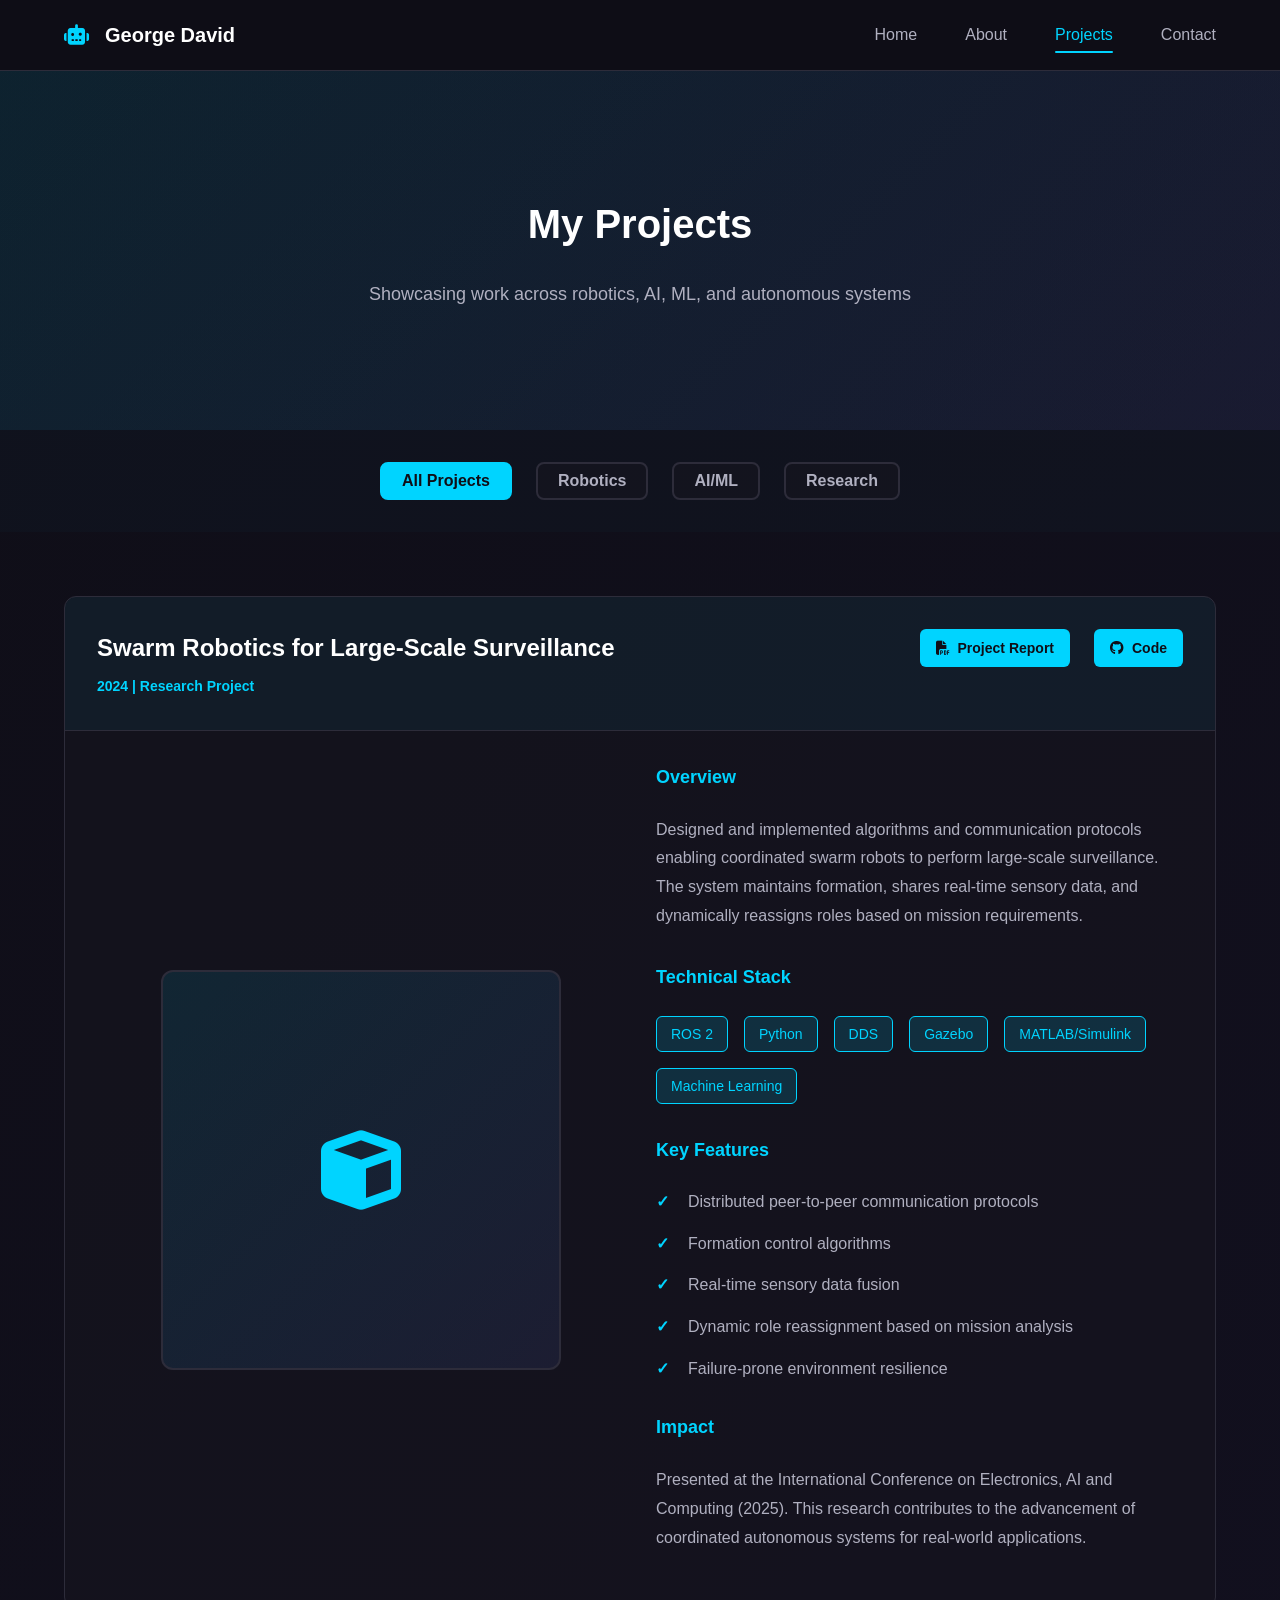
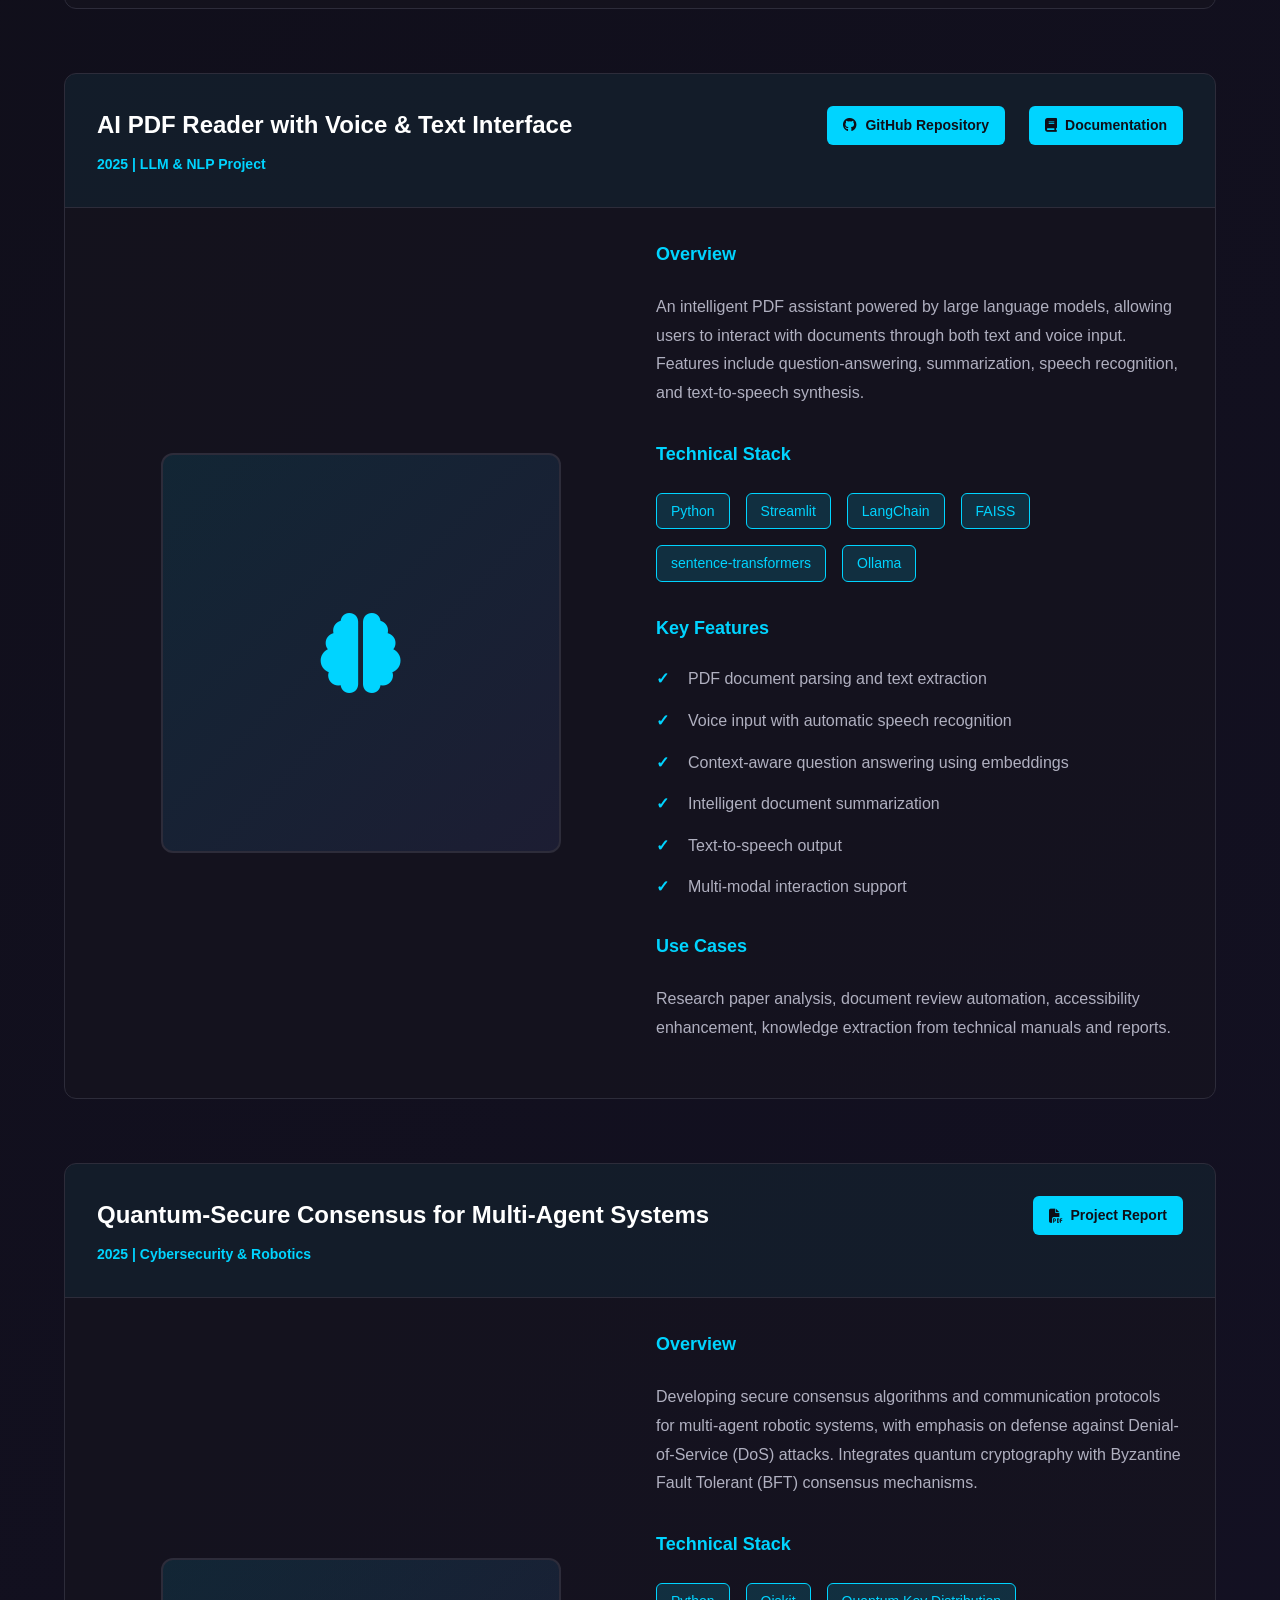
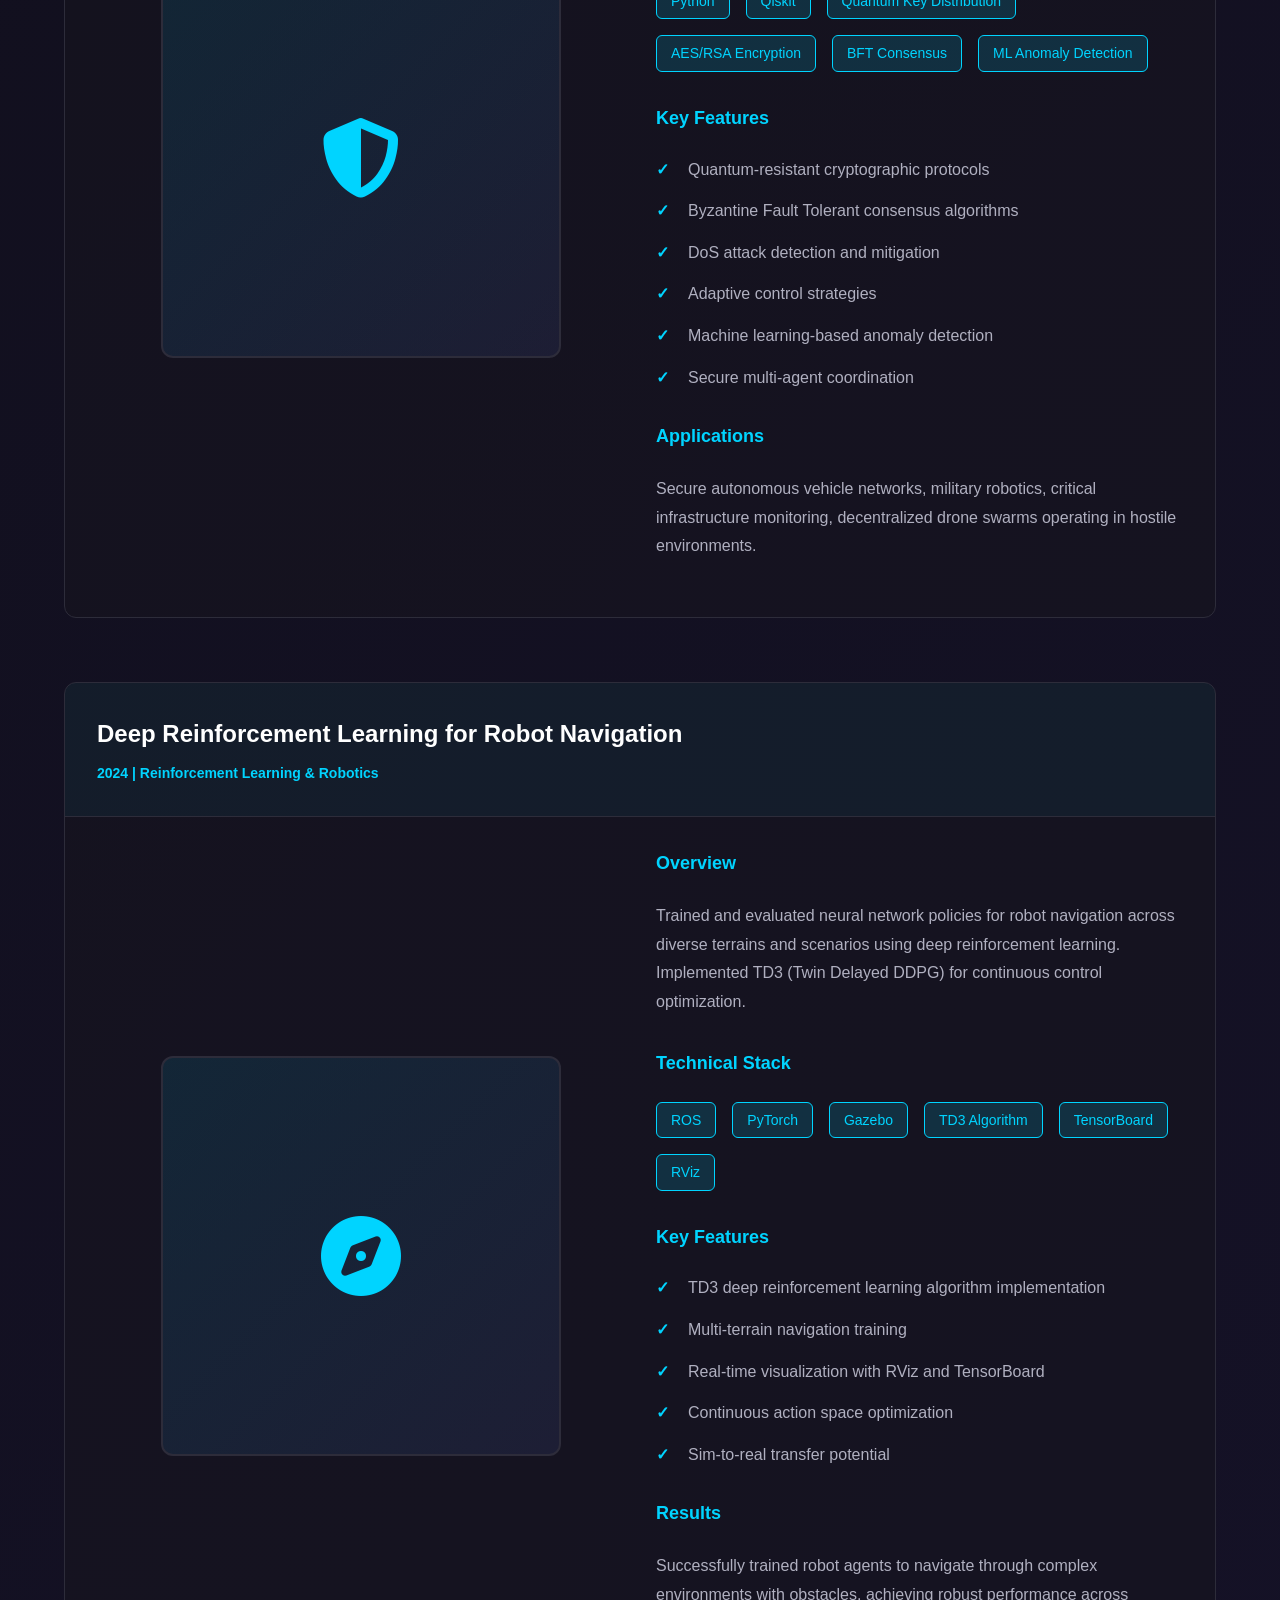
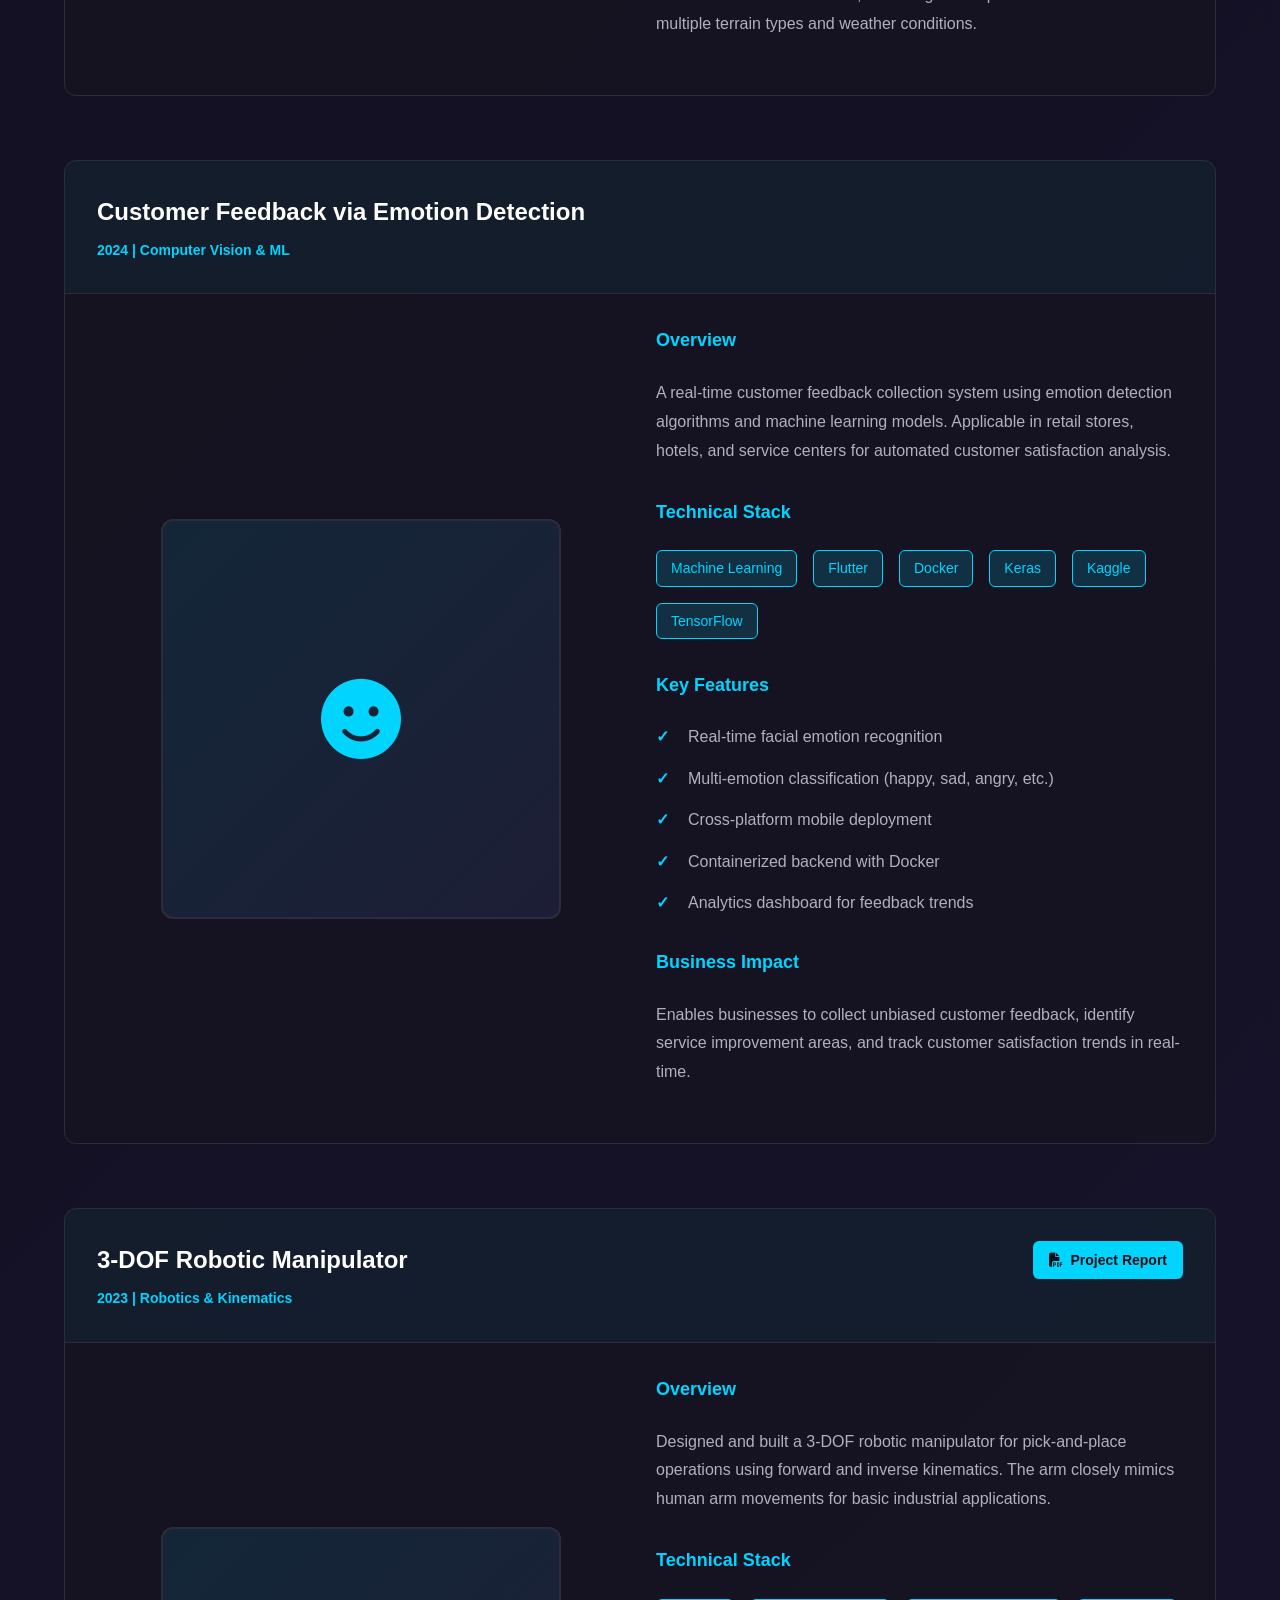
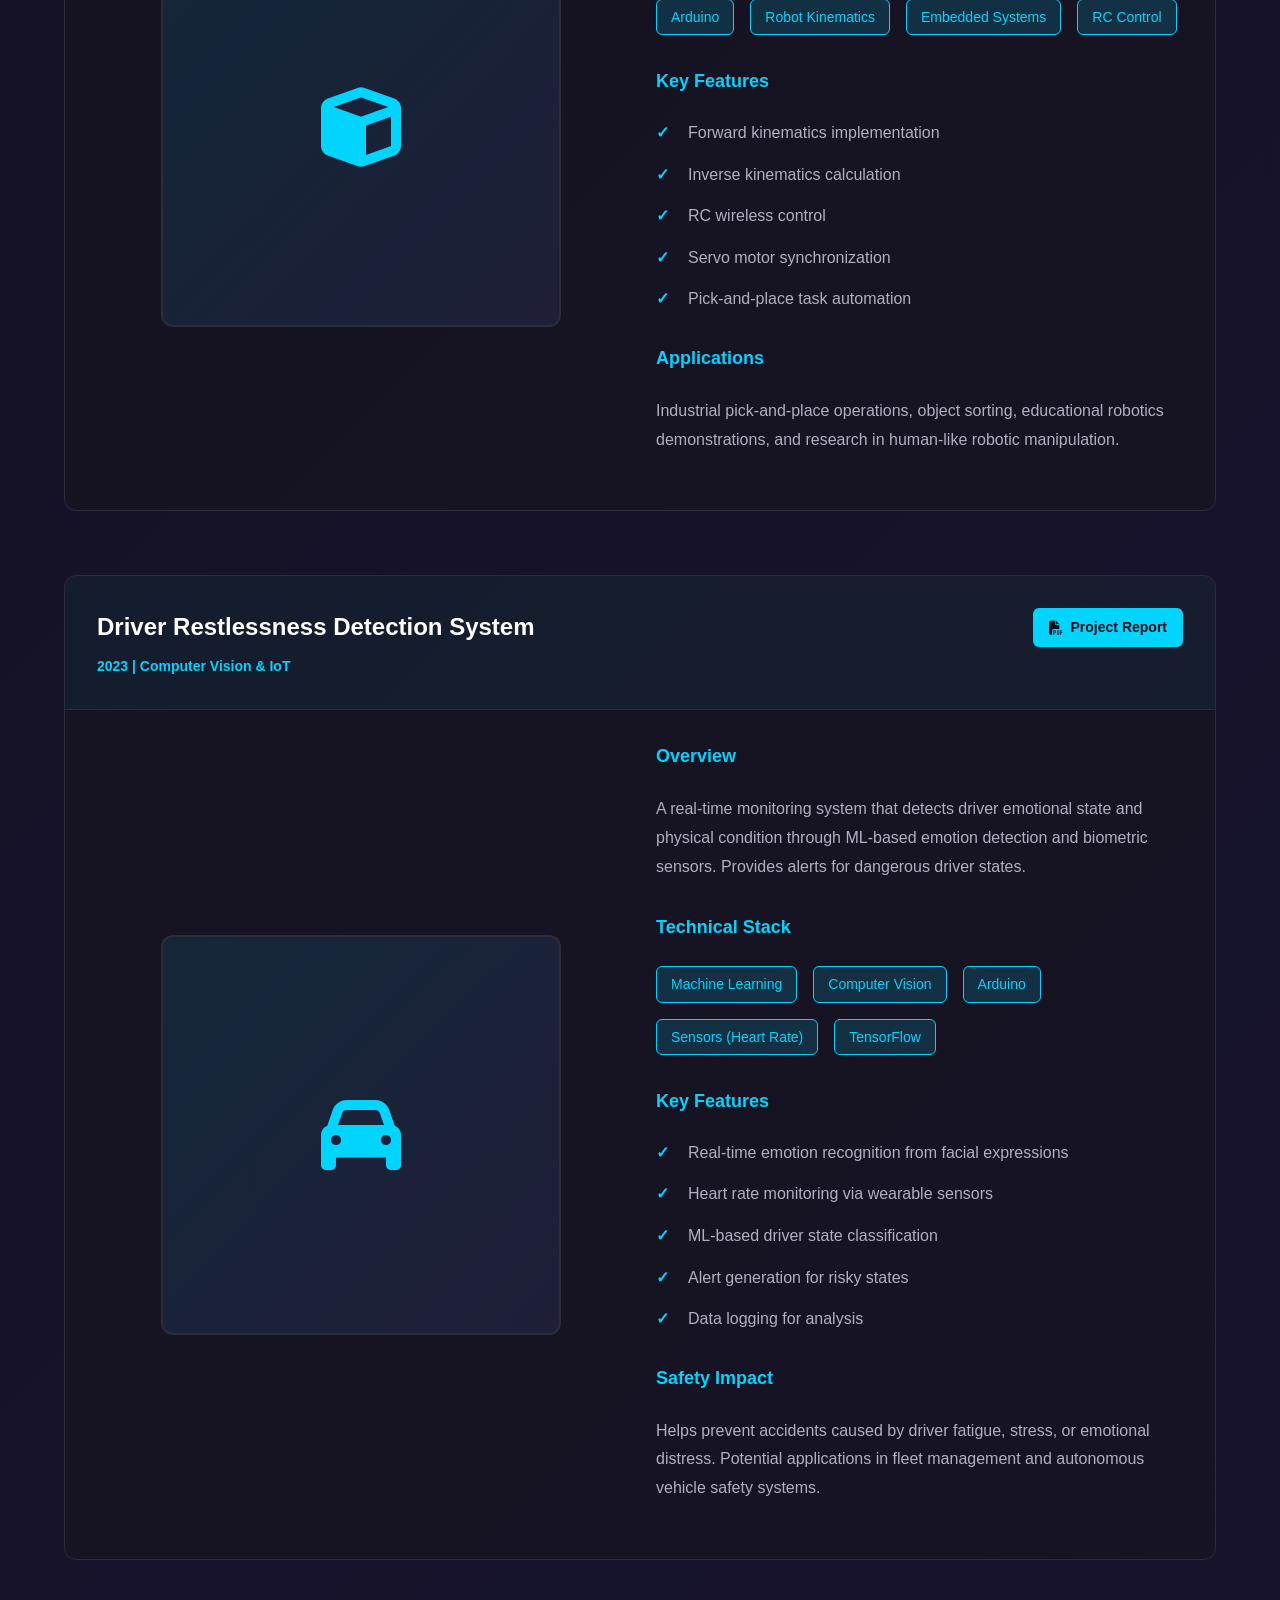
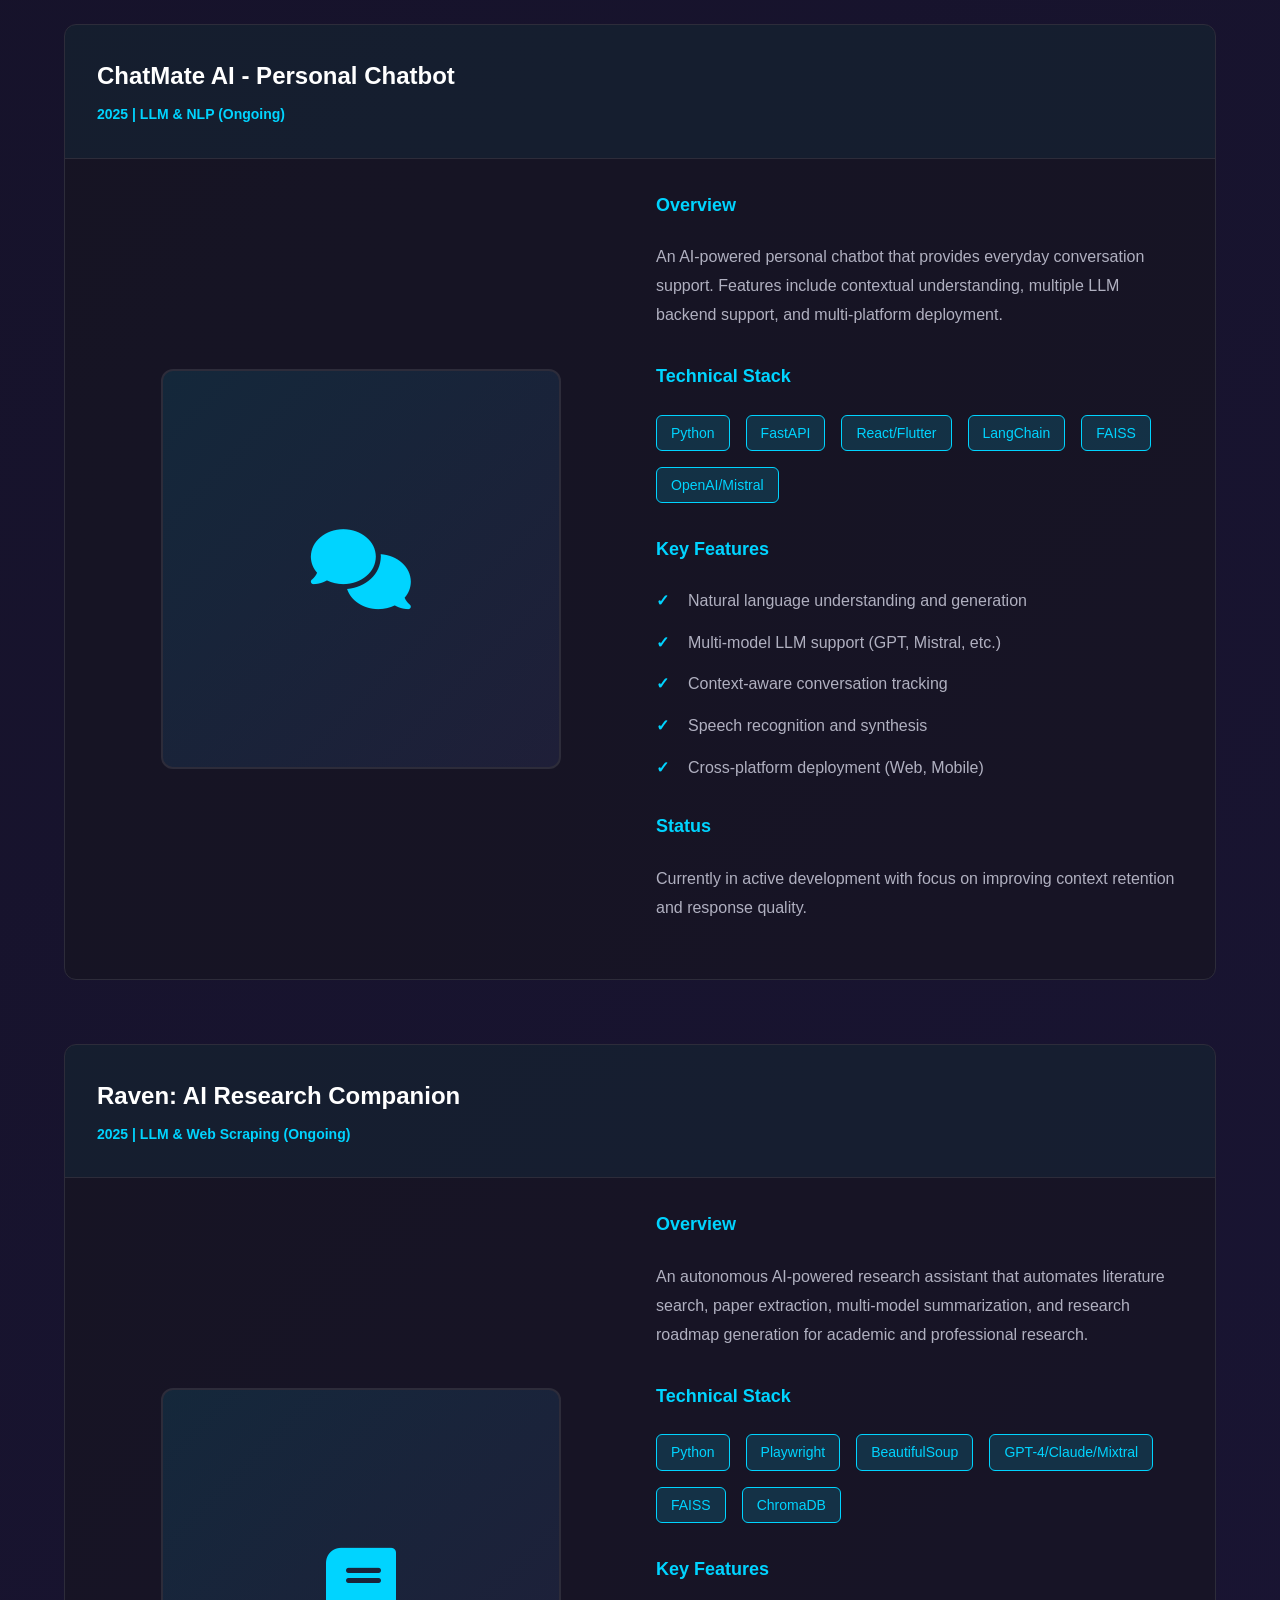
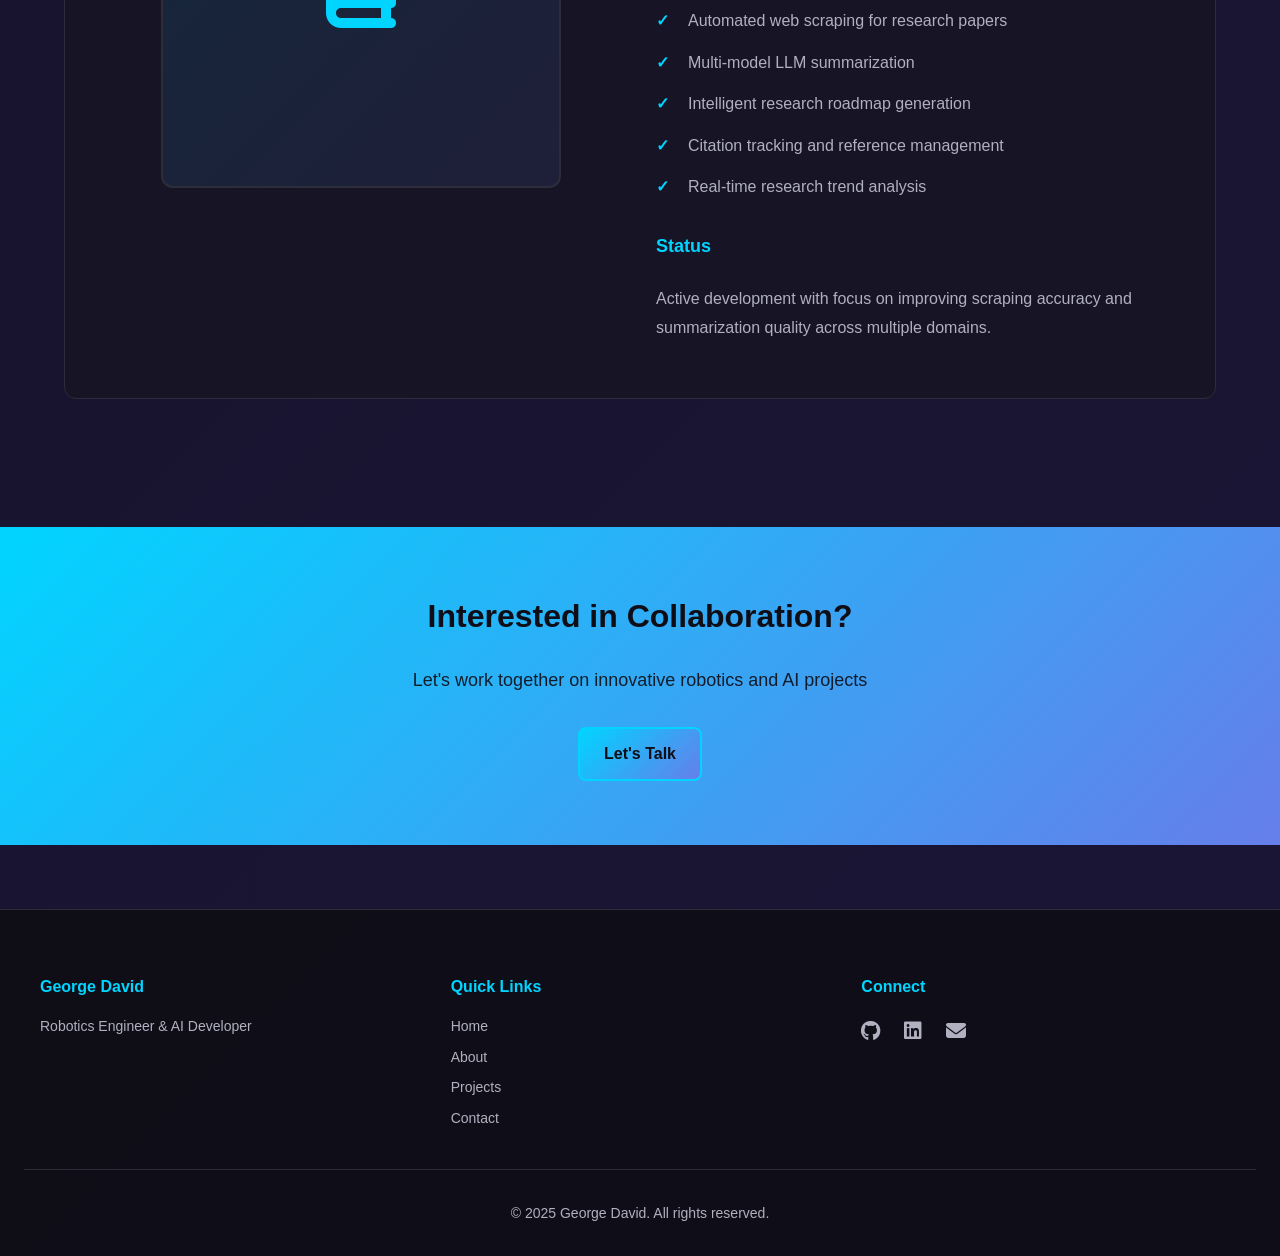
<file: projects.html>
<!DOCTYPE html>
<html lang="en">
<head>
    <meta charset="UTF-8">
    <meta name="viewport" content="width=device-width, initial-scale=1.0">
    <title>Projects | George David - Robotics & AI Engineer</title>
    <link rel="stylesheet" href="assets/css/style.css">
    <link rel="stylesheet" href="https://cdnjs.cloudflare.com/ajax/libs/font-awesome/6.4.0/css/all.min.css">
</head>
<body>
    <!-- Navigation -->
    <nav class="navbar">
        <div class="nav-container">
            <div class="nav-logo">
                <a href="index.html"><i class="fas fa-robot"></i> George David</a>
            </div>
            <div class="hamburger" id="hamburger">
                <span></span>
                <span></span>
                <span></span>
            </div>
            <ul class="nav-menu" id="navMenu">
                <li><a href="index.html">Home</a></li>
                <li><a href="about.html">About</a></li>
                <li><a href="projects.html" class="active">Projects</a></li>
                <li><a href="contact.html">Contact</a></li>
            </ul>
        </div>
    </nav>

    <!-- Projects Hero -->
    <section class="page-hero">
        <div class="page-hero-content">
            <h1>My Projects</h1>
            <p>Showcasing work across robotics, AI, ML, and autonomous systems</p>
        </div>
    </section>

    <!-- Projects Filter -->
    <section class="projects-filter">
        <div class="container">
            <div class="filter-buttons">
                <button class="filter-btn active" data-filter="all">All Projects</button>
                <button class="filter-btn" data-filter="robotics">Robotics</button>
                <button class="filter-btn" data-filter="ai-ml">AI/ML</button>
                <button class="filter-btn" data-filter="research">Research</button>
            </div>
        </div>
    </section>

    <!-- Projects Grid -->
    <section class="projects-detailed">
        <div class="container">
            <div class="projects-container">
                <!-- Project 1: Swarm Robotics -->
                <div class="detailed-project-card" id="swarm" data-category="research">
                    <div class="project-header">
                        <div class="project-title-section">
                            <h2>Swarm Robotics for Large-Scale Surveillance</h2>
                            <p class="project-date">2024 | Research Project</p>
                        </div>
                        <div class="project-links">
                            <a href="https://drive.google.com/file/d/1JaySulGetNyYJojpZN2S-wCEsHbUGwxh/view?usp=sharing" target="_blank" class="link-btn">
                                <i class="fas fa-file-pdf"></i> Project Report
                            </a>
                            <a href="https://github.com/george-1-0-1" target="_blank" class="link-btn">
                                <i class="fab fa-github"></i> Code
                            </a>
                        </div>
                    </div>

                    <div class="project-content">
                        <div class="project-image">
                            <div class="image-placeholder-large">
                                <i class="fas fa-cube"></i>
                            </div>
                        </div>
                        <div class="project-description">
                            <h3>Overview</h3>
                            <p>
                                Designed and implemented algorithms and communication protocols enabling coordinated swarm robots 
                                to perform large-scale surveillance. The system maintains formation, shares real-time sensory data, 
                                and dynamically reassigns roles based on mission requirements.
                            </p>

                            <h3>Technical Stack</h3>
                            <div class="tech-stack">
                                <span class="tech-item">ROS 2</span>
                                <span class="tech-item">Python</span>
                                <span class="tech-item">DDS</span>
                                <span class="tech-item">Gazebo</span>
                                <span class="tech-item">MATLAB/Simulink</span>
                                <span class="tech-item">Machine Learning</span>
                            </div>

                            <h3>Key Features</h3>
                            <ul class="features-list">
                                <li>Distributed peer-to-peer communication protocols</li>
                                <li>Formation control algorithms</li>
                                <li>Real-time sensory data fusion</li>
                                <li>Dynamic role reassignment based on mission analysis</li>
                                <li>Failure-prone environment resilience</li>
                            </ul>

                            <h3>Impact</h3>
                            <p>
                                Presented at the International Conference on Electronics, AI and Computing (2025). 
                                This research contributes to the advancement of coordinated autonomous systems for real-world applications.
                            </p>
                        </div>
                    </div>
                </div>

                <!-- Project 2: AI PDF Reader -->
                <div class="detailed-project-card" id="ai-pdf" data-category="ai-ml">
                    <div class="project-header">
                        <div class="project-title-section">
                            <h2>AI PDF Reader with Voice & Text Interface</h2>
                            <p class="project-date">2025 | LLM & NLP Project</p>
                        </div>
                        <div class="project-links">
                            <a href="https://github.com/george-1-0-1/AI-PDF-Reader" target="_blank" class="link-btn">
                                <i class="fab fa-github"></i> GitHub Repository
                            </a>
                            <a href="https://github.com/george-1-0-1/AI-PDF-Reader/blob/main/README.md" target="_blank" class="link-btn">
                                <i class="fas fa-book"></i> Documentation
                            </a>
                        </div>
                    </div>

                    <div class="project-content">
                        <div class="project-image">
                            <div class="image-placeholder-large">
                                <i class="fas fa-brain"></i>
                            </div>
                        </div>
                        <div class="project-description">
                            <h3>Overview</h3>
                            <p>
                                An intelligent PDF assistant powered by large language models, allowing users to interact with documents 
                                through both text and voice input. Features include question-answering, summarization, speech recognition, 
                                and text-to-speech synthesis.
                            </p>

                            <h3>Technical Stack</h3>
                            <div class="tech-stack">
                                <span class="tech-item">Python</span>
                                <span class="tech-item">Streamlit</span>
                                <span class="tech-item">LangChain</span>
                                <span class="tech-item">FAISS</span>
                                <span class="tech-item">sentence-transformers</span>
                                <span class="tech-item">Ollama</span>
                            </div>

                            <h3>Key Features</h3>
                            <ul class="features-list">
                                <li>PDF document parsing and text extraction</li>
                                <li>Voice input with automatic speech recognition</li>
                                <li>Context-aware question answering using embeddings</li>
                                <li>Intelligent document summarization</li>
                                <li>Text-to-speech output</li>
                                <li>Multi-modal interaction support</li>
                            </ul>

                            <h3>Use Cases</h3>
                            <p>
                                Research paper analysis, document review automation, accessibility enhancement, 
                                knowledge extraction from technical manuals and reports.
                            </p>
                        </div>
                    </div>
                </div>

                <!-- Project 3: Quantum Secure Consensus -->
                <div class="detailed-project-card" id="quantum" data-category="research">
                    <div class="project-header">
                        <div class="project-title-section">
                            <h2>Quantum-Secure Consensus for Multi-Agent Systems</h2>
                            <p class="project-date">2025 | Cybersecurity & Robotics</p>
                        </div>
                        <div class="project-links">
                            <a href="https://drive.google.com/file/d/1syPukQkPQrdRCRH3rHLQDZ_B5z-l40_q/view?usp=sharing" target="_blank" class="link-btn">
                                <i class="fas fa-file-pdf"></i> Project Report
                            </a>
                        </div>
                    </div>

                    <div class="project-content">
                        <div class="project-image">
                            <div class="image-placeholder-large">
                                <i class="fas fa-shield-alt"></i>
                            </div>
                        </div>
                        <div class="project-description">
                            <h3>Overview</h3>
                            <p>
                                Developing secure consensus algorithms and communication protocols for multi-agent robotic systems, 
                                with emphasis on defense against Denial-of-Service (DoS) attacks. Integrates quantum cryptography 
                                with Byzantine Fault Tolerant (BFT) consensus mechanisms.
                            </p>

                            <h3>Technical Stack</h3>
                            <div class="tech-stack">
                                <span class="tech-item">Python</span>
                                <span class="tech-item">Qiskit</span>
                                <span class="tech-item">Quantum Key Distribution</span>
                                <span class="tech-item">AES/RSA Encryption</span>
                                <span class="tech-item">BFT Consensus</span>
                                <span class="tech-item">ML Anomaly Detection</span>
                            </div>

                            <h3>Key Features</h3>
                            <ul class="features-list">
                                <li>Quantum-resistant cryptographic protocols</li>
                                <li>Byzantine Fault Tolerant consensus algorithms</li>
                                <li>DoS attack detection and mitigation</li>
                                <li>Adaptive control strategies</li>
                                <li>Machine learning-based anomaly detection</li>
                                <li>Secure multi-agent coordination</li>
                            </ul>

                            <h3>Applications</h3>
                            <p>
                                Secure autonomous vehicle networks, military robotics, critical infrastructure monitoring, 
                                decentralized drone swarms operating in hostile environments.
                            </p>
                        </div>
                    </div>
                </div>

                <!-- Project 4: Deep RL Robot Navigation -->
                <div class="detailed-project-card" id="rl-nav" data-category="ai-ml">
                    <div class="project-header">
                        <div class="project-title-section">
                            <h2>Deep Reinforcement Learning for Robot Navigation</h2>
                            <p class="project-date">2024 | Reinforcement Learning & Robotics</p>
                        </div>
                    </div>

                    <div class="project-content">
                        <div class="project-image">
                            <div class="image-placeholder-large">
                                <i class="fas fa-compass"></i>
                            </div>
                        </div>
                        <div class="project-description">
                            <h3>Overview</h3>
                            <p>
                                Trained and evaluated neural network policies for robot navigation across diverse terrains and 
                                scenarios using deep reinforcement learning. Implemented TD3 (Twin Delayed DDPG) for continuous 
                                control optimization.
                            </p>

                            <h3>Technical Stack</h3>
                            <div class="tech-stack">
                                <span class="tech-item">ROS</span>
                                <span class="tech-item">PyTorch</span>
                                <span class="tech-item">Gazebo</span>
                                <span class="tech-item">TD3 Algorithm</span>
                                <span class="tech-item">TensorBoard</span>
                                <span class="tech-item">RViz</span>
                            </div>

                            <h3>Key Features</h3>
                            <ul class="features-list">
                                <li>TD3 deep reinforcement learning algorithm implementation</li>
                                <li>Multi-terrain navigation training</li>
                                <li>Real-time visualization with RViz and TensorBoard</li>
                                <li>Continuous action space optimization</li>
                                <li>Sim-to-real transfer potential</li>
                            </ul>

                            <h3>Results</h3>
                            <p>
                                Successfully trained robot agents to navigate through complex environments with obstacles, 
                                achieving robust performance across multiple terrain types and weather conditions.
                            </p>
                        </div>
                    </div>
                </div>

                <!-- Project 5: Customer Emotion Detection -->
                <div class="detailed-project-card" id="emotion" data-category="ai-ml">
                    <div class="project-header">
                        <div class="project-title-section">
                            <h2>Customer Feedback via Emotion Detection</h2>
                            <p class="project-date">2024 | Computer Vision & ML</p>
                        </div>
                    </div>

                    <div class="project-content">
                        <div class="project-image">
                            <div class="image-placeholder-large">
                                <i class="fas fa-face-smile"></i>
                            </div>
                        </div>
                        <div class="project-description">
                            <h3>Overview</h3>
                            <p>
                                A real-time customer feedback collection system using emotion detection algorithms and machine learning models. 
                                Applicable in retail stores, hotels, and service centers for automated customer satisfaction analysis.
                            </p>

                            <h3>Technical Stack</h3>
                            <div class="tech-stack">
                                <span class="tech-item">Machine Learning</span>
                                <span class="tech-item">Flutter</span>
                                <span class="tech-item">Docker</span>
                                <span class="tech-item">Keras</span>
                                <span class="tech-item">Kaggle</span>
                                <span class="tech-item">TensorFlow</span>
                            </div>

                            <h3>Key Features</h3>
                            <ul class="features-list">
                                <li>Real-time facial emotion recognition</li>
                                <li>Multi-emotion classification (happy, sad, angry, etc.)</li>
                                <li>Cross-platform mobile deployment</li>
                                <li>Containerized backend with Docker</li>
                                <li>Analytics dashboard for feedback trends</li>
                            </ul>

                            <h3>Business Impact</h3>
                            <p>
                                Enables businesses to collect unbiased customer feedback, identify service improvement areas, 
                                and track customer satisfaction trends in real-time.
                            </p>
                        </div>
                    </div>
                </div>

                <!-- Project 6: 3-DOF Robotic Manipulator -->
                <div class="detailed-project-card" id="manipulator" data-category="robotics">
                    <div class="project-header">
                        <div class="project-title-section">
                            <h2>3-DOF Robotic Manipulator</h2>
                            <p class="project-date">2023 | Robotics & Kinematics</p>
                        </div>
                        <div class="project-links">
                            <a href="https://drive.google.com/file/d/1wjyYl5U7iAXNN4TRG_B-xOi-lQ4ixXSm/view?usp=sharing" target="_blank" class="link-btn">
                                <i class="fas fa-file-pdf"></i> Project Report
                            </a>
                        </div>
                    </div>

                    <div class="project-content">
                        <div class="project-image">
                            <div class="image-placeholder-large">
                                <i class="fas fa-cube"></i>
                            </div>
                        </div>
                        <div class="project-description">
                            <h3>Overview</h3>
                            <p>
                                Designed and built a 3-DOF robotic manipulator for pick-and-place operations using forward and 
                                inverse kinematics. The arm closely mimics human arm movements for basic industrial applications.
                            </p>

                            <h3>Technical Stack</h3>
                            <div class="tech-stack">
                                <span class="tech-item">Arduino</span>
                                <span class="tech-item">Robot Kinematics</span>
                                <span class="tech-item">Embedded Systems</span>
                                <span class="tech-item">RC Control</span>
                            </div>

                            <h3>Key Features</h3>
                            <ul class="features-list">
                                <li>Forward kinematics implementation</li>
                                <li>Inverse kinematics calculation</li>
                                <li>RC wireless control</li>
                                <li>Servo motor synchronization</li>
                                <li>Pick-and-place task automation</li>
                            </ul>

                            <h3>Applications</h3>
                            <p>
                                Industrial pick-and-place operations, object sorting, educational robotics demonstrations, 
                                and research in human-like robotic manipulation.
                            </p>
                        </div>
                    </div>
                </div>

                <!-- Project 7: Driver Restlessness Detection -->
                <div class="detailed-project-card" id="driver" data-category="ai-ml">
                    <div class="project-header">
                        <div class="project-title-section">
                            <h2>Driver Restlessness Detection System</h2>
                            <p class="project-date">2023 | Computer Vision & IoT</p>
                        </div>
                        <div class="project-links">
                            <a href="https://drive.google.com/file/d/1wwl7wQ3cpj4u1wVpwqIWsV5BqMN9ir1L/view?usp=drivesdk" target="_blank" class="link-btn">
                                <i class="fas fa-file-pdf"></i> Project Report
                            </a>
                        </div>
                    </div>

                    <div class="project-content">
                        <div class="project-image">
                            <div class="image-placeholder-large">
                                <i class="fas fa-car"></i>
                            </div>
                        </div>
                        <div class="project-description">
                            <h3>Overview</h3>
                            <p>
                                A real-time monitoring system that detects driver emotional state and physical condition through 
                                ML-based emotion detection and biometric sensors. Provides alerts for dangerous driver states.
                            </p>

                            <h3>Technical Stack</h3>
                            <div class="tech-stack">
                                <span class="tech-item">Machine Learning</span>
                                <span class="tech-item">Computer Vision</span>
                                <span class="tech-item">Arduino</span>
                                <span class="tech-item">Sensors (Heart Rate)</span>
                                <span class="tech-item">TensorFlow</span>
                            </div>

                            <h3>Key Features</h3>
                            <ul class="features-list">
                                <li>Real-time emotion recognition from facial expressions</li>
                                <li>Heart rate monitoring via wearable sensors</li>
                                <li>ML-based driver state classification</li>
                                <li>Alert generation for risky states</li>
                                <li>Data logging for analysis</li>
                            </ul>

                            <h3>Safety Impact</h3>
                            <p>
                                Helps prevent accidents caused by driver fatigue, stress, or emotional distress. 
                                Potential applications in fleet management and autonomous vehicle safety systems.
                            </p>
                        </div>
                    </div>
                </div>

                <!-- Project 8: ChatMate AI -->
                <div class="detailed-project-card" id="chatmate" data-category="ai-ml">
                    <div class="project-header">
                        <div class="project-title-section">
                            <h2>ChatMate AI - Personal Chatbot</h2>
                            <p class="project-date">2025 | LLM & NLP (Ongoing)</p>
                        </div>
                    </div>

                    <div class="project-content">
                        <div class="project-image">
                            <div class="image-placeholder-large">
                                <i class="fas fa-comments"></i>
                            </div>
                        </div>
                        <div class="project-description">
                            <h3>Overview</h3>
                            <p>
                                An AI-powered personal chatbot that provides everyday conversation support. Features include 
                                contextual understanding, multiple LLM backend support, and multi-platform deployment.
                            </p>

                            <h3>Technical Stack</h3>
                            <div class="tech-stack">
                                <span class="tech-item">Python</span>
                                <span class="tech-item">FastAPI</span>
                                <span class="tech-item">React/Flutter</span>
                                <span class="tech-item">LangChain</span>
                                <span class="tech-item">FAISS</span>
                                <span class="tech-item">OpenAI/Mistral</span>
                            </div>

                            <h3>Key Features</h3>
                            <ul class="features-list">
                                <li>Natural language understanding and generation</li>
                                <li>Multi-model LLM support (GPT, Mistral, etc.)</li>
                                <li>Context-aware conversation tracking</li>
                                <li>Speech recognition and synthesis</li>
                                <li>Cross-platform deployment (Web, Mobile)</li>
                            </ul>

                            <h3>Status</h3>
                            <p>Currently in active development with focus on improving context retention and response quality.</p>
                        </div>
                    </div>
                </div>

                <!-- Project 9: Raven - AI Research Companion -->
                <div class="detailed-project-card" id="raven" data-category="ai-ml">
                    <div class="project-header">
                        <div class="project-title-section">
                            <h2>Raven: AI Research Companion</h2>
                            <p class="project-date">2025 | LLM & Web Scraping (Ongoing)</p>
                        </div>
                    </div>

                    <div class="project-content">
                        <div class="project-image">
                            <div class="image-placeholder-large">
                                <i class="fas fa-book"></i>
                            </div>
                        </div>
                        <div class="project-description">
                            <h3>Overview</h3>
                            <p>
                                An autonomous AI-powered research assistant that automates literature search, paper extraction, 
                                multi-model summarization, and research roadmap generation for academic and professional research.
                            </p>

                            <h3>Technical Stack</h3>
                            <div class="tech-stack">
                                <span class="tech-item">Python</span>
                                <span class="tech-item">Playwright</span>
                                <span class="tech-item">BeautifulSoup</span>
                                <span class="tech-item">GPT-4/Claude/Mixtral</span>
                                <span class="tech-item">FAISS</span>
                                <span class="tech-item">ChromaDB</span>
                            </div>

                            <h3>Key Features</h3>
                            <ul class="features-list">
                                <li>Automated web scraping for research papers</li>
                                <li>Multi-model LLM summarization</li>
                                <li>Intelligent research roadmap generation</li>
                                <li>Citation tracking and reference management</li>
                                <li>Real-time research trend analysis</li>
                            </ul>

                            <h3>Status</h3>
                            <p>Active development with focus on improving scraping accuracy and summarization quality across multiple domains.</p>
                        </div>
                    </div>
                </div>
            </div>
        </div>
    </section>

    <!-- CTA Section -->
    <section class="cta-section">
        <div class="cta-content">
            <h2>Interested in Collaboration?</h2>
            <p>Let's work together on innovative robotics and AI projects</p>
            <a href="contact.html" class="btn btn-primary">Let's Talk</a>
        </div>
    </section>

    <!-- Footer -->
    <footer class="footer">
        <div class="footer-content">
            <div class="footer-section">
                <h4>George David</h4>
                <p>Robotics Engineer & AI Developer</p>
            </div>
            <div class="footer-section">
                <h4>Quick Links</h4>
                <ul>
                    <li><a href="index.html">Home</a></li>
                    <li><a href="about.html">About</a></li>
                    <li><a href="projects.html">Projects</a></li>
                    <li><a href="contact.html">Contact</a></li>
                </ul>
            </div>
            <div class="footer-section">
                <h4>Connect</h4>
                <div class="footer-socials">
                    <a href="https://github.com/george-1-0-1" target="_blank"><i class="fab fa-github"></i></a>
                    <a href="https://www.linkedin.com/in/gd117/" target="_blank"><i class="fab fa-linkedin"></i></a>
                    <a href="mailto:georgedavid.uk1@gmail.com"><i class="fas fa-envelope"></i></a>
                </div>
            </div>
        </div>
        <div class="footer-bottom">
            <p>&copy; 2025 George David. All rights reserved.</p>
        </div>
    </footer>

    <script src="assets/js/script.js"></script>
</body>
</html>
</file>
<file: assets/css/style.css>
/* ==================== GLOBAL STYLES ==================== */
:root {
    /* Color Palette */
    --primary-color: #00d4ff;
    --primary-dark: #0099cc;
    --secondary-color: #667eea;
    --secondary-dark: #5568d3;
    --accent-color: #ff6b6b;
    --dark-bg: #0f0e17;
    --light-bg: #1a1929;
    --card-bg: #16151f;
    --text-primary: #ffffff;
    --text-secondary: #b0b0c0;
    --border-color: #2d2c3a;
    --success-color: #4caf50;
    --warning-color: #ff9800;
    --danger-color: #f44336;

    /* Spacing */
    --spacing-xs: 0.5rem;
    --spacing-sm: 1rem;
    --spacing-md: 1.5rem;
    --spacing-lg: 2rem;
    --spacing-xl: 3rem;
    --spacing-2xl: 4rem;

    /* Typography */
    --font-primary: 'Segoe UI', Tahoma, Geneva, Verdana, sans-serif;
    --font-mono: 'Courier New', monospace;
    --font-size-sm: 0.875rem;
    --font-size-base: 1rem;
    --font-size-lg: 1.125rem;
    --font-size-xl: 1.25rem;
    --font-size-2xl: 1.5rem;
    --font-size-3xl: 2rem;
    --font-size-4xl: 2.5rem;

    /* Transitions */
    --transition: all 0.3s cubic-bezier(0.4, 0, 0.2, 1);
    --transition-fast: all 0.15s ease-in-out;
}

* {
    margin: 0;
    padding: 0;
    box-sizing: border-box;
}

html {
    scroll-behavior: smooth;
}

body {
    font-family: var(--font-primary);
    background: linear-gradient(135deg, var(--dark-bg) 0%, #1a1535 100%);
    color: var(--text-primary);
    line-height: 1.6;
    overflow-x: hidden;
    min-height: 100vh;
}

.container {
    max-width: 1200px;
    margin: 0 auto;
    padding: 0 var(--spacing-md);
}

/* ==================== NAVIGATION ==================== */
.navbar {
    position: fixed;
    top: 0;
    width: 100%;
    background: rgba(15, 14, 23, 0.95);
    backdrop-filter: blur(10px);
    border-bottom: 1px solid var(--border-color);
    z-index: 1000;
    transition: var(--transition);
}

.navbar.scrolled {
    background: rgba(15, 14, 23, 0.98);
    box-shadow: 0 4px 20px rgba(0, 212, 255, 0.1);
}

.nav-container {
    max-width: 1200px;
    margin: 0 auto;
    padding: 0 var(--spacing-md);
    display: flex;
    justify-content: space-between;
    align-items: center;
    height: 70px;
}

.nav-logo a {
    font-size: var(--font-size-xl);
    font-weight: 700;
    color: var(--text-primary);
    display: flex;
    align-items: center;
    gap: var(--spacing-sm);
    text-decoration: none;
    transition: var(--transition);
}

.nav-logo a:hover {
    color: var(--primary-color);
}

.nav-logo i {
    color: var(--primary-color);
}

.nav-menu {
    display: flex;
    list-style: none;
    gap: var(--spacing-xl);
}

.nav-menu a {
    color: var(--text-secondary);
    text-decoration: none;
    font-size: var(--font-size-base);
    transition: var(--transition);
    position: relative;
}

.nav-menu a:hover,
.nav-menu a.active {
    color: var(--primary-color);
}

.nav-menu a.active::after {
    content: '';
    position: absolute;
    bottom: -10px;
    left: 0;
    width: 100%;
    height: 2px;
    background: var(--primary-color);
    border-radius: 1px;
}

.hamburger {
    display: none;
    flex-direction: column;
    cursor: pointer;
}

.hamburger span {
    width: 25px;
    height: 3px;
    background: var(--text-primary);
    margin: 5px 0;
    transition: var(--transition);
}

.hamburger.active span:nth-child(1) {
    transform: rotate(-45deg) translate(-5px, 6px);
}

.hamburger.active span:nth-child(2) {
    opacity: 0;
}

.hamburger.active span:nth-child(3) {
    transform: rotate(45deg) translate(-5px, -6px);
}

/* ==================== HERO SECTION ==================== */
.hero {
    margin-top: 70px;
    min-height: 90vh;
    display: flex;
    align-items: center;
    padding: var(--spacing-2xl) var(--spacing-md);
    background: linear-gradient(135deg, rgba(0, 212, 255, 0.05) 0%, rgba(102, 126, 234, 0.05) 100%);
    overflow: hidden;
    position: relative;
}

.hero::before {
    content: '';
    position: absolute;
    top: -50%;
    right: -50%;
    width: 100%;
    height: 100%;
    background: radial-gradient(circle, rgba(0, 212, 255, 0.1) 0%, transparent 70%);
    pointer-events: none;
}

.hero-content {
    position: relative;
    z-index: 1;
    max-width: 1200px;
    margin: 0 auto;
    width: 100%;
    display: grid;
    grid-template-columns: 1fr 1fr;
    gap: var(--spacing-2xl);
    align-items: center;
}

.hero-text h1 {
    font-size: var(--font-size-4xl);
    margin-bottom: var(--spacing-md);
    line-height: 1.2;
}

.hero-text .highlight {
    background: linear-gradient(135deg, var(--primary-color), var(--secondary-color));
    -webkit-background-clip: text;
    -webkit-text-fill-color: transparent;
    background-clip: text;
}

.hero-text .subtitle {
    font-size: var(--font-size-2xl);
    color: var(--primary-color);
    margin-bottom: var(--spacing-sm);
    font-weight: 600;
}

.hero-text .description {
    font-size: var(--font-size-lg);
    color: var(--text-secondary);
    margin-bottom: var(--spacing-lg);
    line-height: 1.8;
}

.cta-buttons {
    display: flex;
    gap: var(--spacing-md);
    flex-wrap: wrap;
    margin-bottom: var(--spacing-lg);
}

.btn {
    padding: 12px 24px;
    border-radius: 8px;
    text-decoration: none;
    font-weight: 600;
    transition: var(--transition);
    border: 2px solid transparent;
    cursor: pointer;
    font-size: var(--font-size-base);
    display: inline-block;
    text-align: center;
}

.btn-primary {
    background: linear-gradient(135deg, var(--primary-color), var(--secondary-color));
    color: var(--dark-bg);
    border-color: var(--primary-color);
}

.btn-primary:hover {
    transform: translateY(-2px);
    box-shadow: 0 10px 30px rgba(0, 212, 255, 0.3);
}

.btn-secondary {
    background: transparent;
    color: var(--primary-color);
    border-color: var(--primary-color);
}

.btn-secondary:hover {
    background: rgba(0, 212, 255, 0.1);
}

.btn-large {
    padding: 16px 40px;
    font-size: var(--font-size-lg);
}

.social-links {
    display: flex;
    gap: var(--spacing-lg);
    font-size: 24px;
}

.social-links a {
    color: var(--text-secondary);
    transition: var(--transition);
    display: flex;
    align-items: center;
    justify-content: center;
    width: 50px;
    height: 50px;
    border: 2px solid var(--border-color);
    border-radius: 50%;
}

.social-links a:hover {
    color: var(--primary-color);
    border-color: var(--primary-color);
    transform: translateY(-5px);
}

.hero-image {
    display: flex;
    justify-content: center;
    align-items: center;
}

.floating-card {
    width: 300px;
    height: 300px;
    background: linear-gradient(135deg, rgba(0, 212, 255, 0.1), rgba(102, 126, 234, 0.1));
    border: 2px solid var(--border-color);
    border-radius: 20px;
    display: flex;
    align-items: center;
    justify-content: center;
    font-size: 120px;
    color: var(--primary-color);
    animation: float 6s ease-in-out infinite;
}

@keyframes float {
    0%, 100% {
        transform: translateY(0px);
    }
    50% {
        transform: translateY(-30px);
    }
}

/* ==================== STATS SECTION ==================== */
.stats {
    background: rgba(0, 212, 255, 0.05);
    padding: var(--spacing-2xl) var(--spacing-md);
}

.stats-container {
    max-width: 1200px;
    margin: 0 auto;
    display: grid;
    grid-template-columns: repeat(auto-fit, minmax(200px, 1fr));
    gap: var(--spacing-lg);
}

.stat-card {
    background: rgba(22, 21, 31, 0.6);
    border: 1px solid var(--border-color);
    border-radius: 12px;
    padding: var(--spacing-lg);
    text-align: center;
    transition: var(--transition);
}

.stat-card:hover {
    border-color: var(--primary-color);
    background: rgba(0, 212, 255, 0.05);
    transform: translateY(-5px);
}

.stat-card h3 {
    font-size: 2.5rem;
    color: var(--primary-color);
    margin-bottom: var(--spacing-sm);
}

.stat-card p {
    color: var(--text-secondary);
}

/* ==================== FEATURED PROJECTS ==================== */
.featured-projects {
    padding: var(--spacing-2xl) var(--spacing-md);
}

.featured-projects h2 {
    font-size: var(--font-size-3xl);
    margin-bottom: var(--spacing-sm);
    text-align: center;
}

.section-subtitle {
    color: var(--text-secondary);
    text-align: center;
    margin-bottom: var(--spacing-2xl);
    font-size: var(--font-size-lg);
}

.projects-grid {
    max-width: 1200px;
    margin: 0 auto;
    display: grid;
    grid-template-columns: repeat(auto-fit, minmax(300px, 1fr));
    gap: var(--spacing-lg);
    margin-bottom: var(--spacing-2xl);
}

.project-card {
    background: rgba(22, 21, 31, 0.6);
    border: 1px solid var(--border-color);
    border-radius: 12px;
    padding: var(--spacing-lg);
    transition: var(--transition);
}

.project-card:hover {
    border-color: var(--primary-color);
    background: rgba(0, 212, 255, 0.05);
    transform: translateY(-10px);
    box-shadow: 0 20px 40px rgba(0, 212, 255, 0.15);
}

.project-icon {
    font-size: 3rem;
    color: var(--primary-color);
    margin-bottom: var(--spacing-md);
}

.project-card h3 {
    font-size: var(--font-size-xl);
    margin-bottom: var(--spacing-sm);
}

.project-card p {
    color: var(--text-secondary);
    margin-bottom: var(--spacing-md);
    font-size: var(--font-size-base);
}

.tech-tags {
    display: flex;
    flex-wrap: wrap;
    gap: var(--spacing-xs);
    margin-bottom: var(--spacing-md);
}

.tag {
    background: rgba(0, 212, 255, 0.1);
    color: var(--primary-color);
    padding: 4px 12px;
    border-radius: 20px;
    font-size: var(--font-size-sm);
    border: 1px solid var(--primary-color);
}

.project-link {
    color: var(--primary-color);
    text-decoration: none;
    font-weight: 600;
    transition: var(--transition);
    display: inline-flex;
    align-items: center;
    gap: var(--spacing-xs);
}

.project-link:hover {
    gap: var(--spacing-sm);
}

.view-all {
    text-align: center;
}

/* ==================== SKILLS SECTION ==================== */
.skills-section {
    background: linear-gradient(135deg, rgba(102, 126, 234, 0.05) 0%, rgba(0, 212, 255, 0.05) 100%);
    padding: var(--spacing-2xl) var(--spacing-md);
}

.skills-section h2 {
    font-size: var(--font-size-3xl);
    margin-bottom: var(--spacing-2xl);
    text-align: center;
}

.skills-grid {
    max-width: 1200px;
    margin: 0 auto;
    display: grid;
    grid-template-columns: repeat(auto-fit, minmax(250px, 1fr));
    gap: var(--spacing-lg);
}

.skill-category {
    background: rgba(22, 21, 31, 0.6);
    border: 1px solid var(--border-color);
    border-radius: 12px;
    padding: var(--spacing-lg);
}

.skill-category h3 {
    font-size: var(--font-size-lg);
    color: var(--primary-color);
    margin-bottom: var(--spacing-md);
}

.skill-list {
    display: flex;
    flex-wrap: wrap;
    gap: var(--spacing-sm);
}

.skill-badge {
    background: rgba(0, 212, 255, 0.15);
    color: var(--primary-color);
    padding: 8px 16px;
    border-radius: 8px;
    font-size: var(--font-size-sm);
    border: 1px solid var(--primary-color);
    transition: var(--transition);
}

.skill-badge:hover {
    background: var(--primary-color);
    color: var(--dark-bg);
}

/* ==================== CTA SECTION ==================== */
.cta-section {
    background: linear-gradient(135deg, var(--primary-color), var(--secondary-color));
    padding: var(--spacing-2xl) var(--spacing-md);
    text-align: center;
    color: var(--dark-bg);
}

.cta-content h2 {
    font-size: var(--font-size-3xl);
    margin-bottom: var(--spacing-md);
    font-weight: 700;
}

.cta-content p {
    font-size: var(--font-size-lg);
    margin-bottom: var(--spacing-lg);
    opacity: 0.9;
}

/* ==================== FOOTER ==================== */
.footer {
    background: rgba(15, 14, 23, 0.95);
    border-top: 1px solid var(--border-color);
    padding: var(--spacing-2xl) var(--spacing-md) var(--spacing-lg);
    margin-top: var(--spacing-2xl);
}

.footer-content {
    max-width: 1200px;
    margin: 0 auto;
    display: grid;
    grid-template-columns: repeat(auto-fit, minmax(250px, 1fr));
    gap: var(--spacing-lg);
    margin-bottom: var(--spacing-lg);
}

.footer-section h4 {
    color: var(--primary-color);
    margin-bottom: var(--spacing-sm);
}

.footer-section p,
.footer-section ul {
    color: var(--text-secondary);
    font-size: var(--font-size-sm);
}

.footer-section ul {
    list-style: none;
}

.footer-section ul li {
    margin-bottom: var(--spacing-xs);
}

.footer-section a {
    color: var(--text-secondary);
    text-decoration: none;
    transition: var(--transition);
}

.footer-section a:hover {
    color: var(--primary-color);
}

.footer-socials {
    display: flex;
    gap: var(--spacing-md);
    font-size: 20px;
}

.footer-bottom {
    text-align: center;
    padding-top: var(--spacing-lg);
    border-top: 1px solid var(--border-color);
    color: var(--text-secondary);
    font-size: var(--font-size-sm);
}

/* ==================== PAGE HERO ==================== */
.page-hero {
    margin-top: 70px;
    min-height: 40vh;
    background: linear-gradient(135deg, rgba(0, 212, 255, 0.1) 0%, rgba(102, 126, 234, 0.1) 100%);
    display: flex;
    align-items: center;
    justify-content: center;
    padding: var(--spacing-2xl) var(--spacing-md);
    text-align: center;
}

.page-hero-content h1 {
    font-size: var(--font-size-4xl);
    margin-bottom: var(--spacing-md);
}

.page-hero-content p {
    font-size: var(--font-size-lg);
    color: var(--text-secondary);
}

/* ==================== ABOUT SECTION ==================== */
.about-section {
    padding: var(--spacing-2xl) var(--spacing-md);
}

.about-grid {
    max-width: 1200px;
    margin: 0 auto;
    display: grid;
    grid-template-columns: 1fr 1fr;
    gap: var(--spacing-2xl);
    align-items: center;
}

.about-text h2 {
    font-size: var(--font-size-3xl);
    margin-bottom: var(--spacing-lg);
}

.about-text p {
    color: var(--text-secondary);
    margin-bottom: var(--spacing-md);
    font-size: var(--font-size-base);
    line-height: 1.8;
}

.about-image {
    display: flex;
    justify-content: center;
    align-items: center;
}

.image-placeholder {
    width: 300px;
    height: 300px;
    background: linear-gradient(135deg, rgba(0, 212, 255, 0.1), rgba(102, 126, 234, 0.1));
    border: 2px solid var(--border-color);
    border-radius: 20px;
    display: flex;
    align-items: center;
    justify-content: center;
    font-size: 120px;
    color: var(--primary-color);
}

/* ==================== TIMELINE ==================== */
.education-section,
.experience-section {
    padding: var(--spacing-2xl) var(--spacing-md);
}

.education-section h2,
.experience-section h2 {
    font-size: var(--font-size-3xl);
    margin-bottom: var(--spacing-2xl);
    text-align: center;
}

.timeline {
    max-width: 800px;
    margin: 0 auto;
    position: relative;
    padding: 0;
}

.timeline::before {
    content: '';
    position: absolute;
    left: 30px;
    top: 0;
    bottom: 0;
    width: 2px;
    background: linear-gradient(180deg, var(--primary-color), transparent);
}

.timeline-item {
    margin-bottom: var(--spacing-2xl);
    margin-left: 100px;
    position: relative;
}

.timeline-marker {
    position: absolute;
    left: -90px;
    top: 0;
    width: 50px;
    height: 50px;
    background: rgba(0, 212, 255, 0.1);
    border: 3px solid var(--primary-color);
    border-radius: 50%;
    transition: var(--transition);
}

.timeline-item:hover .timeline-marker {
    background: var(--primary-color);
    box-shadow: 0 0 20px rgba(0, 212, 255, 0.5);
}

.timeline-content {
    background: rgba(22, 21, 31, 0.6);
    border: 1px solid var(--border-color);
    border-radius: 12px;
    padding: var(--spacing-lg);
    transition: var(--transition);
}

.timeline-item:hover .timeline-content {
    border-color: var(--primary-color);
    background: rgba(0, 212, 255, 0.05);
}

.timeline-content h3 {
    font-size: var(--font-size-xl);
    margin-bottom: var(--spacing-sm);
}

.timeline-date {
    color: var(--primary-color);
    font-weight: 600;
    margin-bottom: var(--spacing-xs);
}

.timeline-location {
    color: var(--text-secondary);
    font-size: var(--font-size-sm);
    margin-bottom: var(--spacing-md);
}

.timeline-content p {
    color: var(--text-secondary);
    font-size: var(--font-size-base);
    line-height: 1.8;
}

/* ==================== CERTIFICATIONS ==================== */
.certifications-section {
    background: linear-gradient(135deg, rgba(102, 126, 234, 0.05) 0%, rgba(0, 212, 255, 0.05) 100%);
    padding: var(--spacing-2xl) var(--spacing-md);
}

.certifications-section h2 {
    font-size: var(--font-size-3xl);
    margin-bottom: var(--spacing-2xl);
    text-align: center;
}

.certificates-grid {
    max-width: 1200px;
    margin: 0 auto;
    display: grid;
    grid-template-columns: repeat(auto-fit, minmax(280px, 1fr));
    gap: var(--spacing-lg);
}

.cert-card {
    background: rgba(22, 21, 31, 0.6);
    border: 1px solid var(--border-color);
    border-radius: 12px;
    padding: var(--spacing-lg);
    text-align: center;
    transition: var(--transition);
}

.cert-card:hover {
    border-color: var(--primary-color);
    background: rgba(0, 212, 255, 0.05);
    transform: translateY(-5px);
}

.cert-card i {
    font-size: 3rem;
    color: var(--primary-color);
    margin-bottom: var(--spacing-md);
}

.cert-card h3 {
    font-size: var(--font-size-lg);
    margin-bottom: var(--spacing-sm);
}

.cert-card p {
    color: var(--text-secondary);
    font-size: var(--font-size-sm);
    margin-bottom: var(--spacing-xs);
}

.cert-desc {
    font-size: var(--font-size-sm) !important;
}

.cert-card a {
    display: inline-block;
    margin-top: var(--spacing-md);
    color: var(--primary-color);
    text-decoration: none;
    font-weight: 600;
    transition: var(--transition);
}

.cert-card a:hover {
    text-decoration: underline;
}

/* ==================== PUBLICATIONS ==================== */
.publications-section {
    padding: var(--spacing-2xl) var(--spacing-md);
}

.publications-section h2 {
    font-size: var(--font-size-3xl);
    margin-bottom: var(--spacing-2xl);
    text-align: center;
}

.publications-list {
    max-width: 1000px;
    margin: 0 auto;
}

.publication-card {
    background: rgba(22, 21, 31, 0.6);
    border: 1px solid var(--border-color);
    border-radius: 12px;
    padding: var(--spacing-lg);
    margin-bottom: var(--spacing-lg);
    display: grid;
    grid-template-columns: 80px 1fr;
    gap: var(--spacing-lg);
    transition: var(--transition);
}

.publication-card:hover {
    border-color: var(--primary-color);
    background: rgba(0, 212, 255, 0.05);
}

.pub-icon {
    font-size: 2.5rem;
    color: var(--primary-color);
    display: flex;
    align-items: center;
    justify-content: center;
}

.pub-content h3 {
    font-size: var(--font-size-lg);
    margin-bottom: var(--spacing-sm);
}

.pub-date {
    color: var(--primary-color);
    font-size: var(--font-size-sm);
    font-weight: 600;
}

.pub-content p {
    color: var(--text-secondary);
    font-size: var(--font-size-base);
    margin-bottom: var(--spacing-md);
    line-height: 1.8;
}

.pub-tags {
    display: flex;
    flex-wrap: wrap;
    gap: var(--spacing-xs);
    margin-bottom: var(--spacing-md);
}

.pub-tags span {
    background: rgba(0, 212, 255, 0.1);
    color: var(--primary-color);
    padding: 4px 12px;
    border-radius: 20px;
    font-size: var(--font-size-sm);
    border: 1px solid var(--primary-color);
}

.pub-content a {
    color: var(--primary-color);
    text-decoration: none;
    font-weight: 600;
    transition: var(--transition);
}

.pub-content a:hover {
    text-decoration: underline;
}

/* ==================== INTERESTS ==================== */
.interests-section {
    background: linear-gradient(135deg, rgba(0, 212, 255, 0.05) 0%, rgba(102, 126, 234, 0.05) 100%);
    padding: var(--spacing-2xl) var(--spacing-md);
}

.interests-section h2 {
    font-size: var(--font-size-3xl);
    margin-bottom: var(--spacing-2xl);
    text-align: center;
}

.interests-grid {
    max-width: 1200px;
    margin: 0 auto;
    display: grid;
    grid-template-columns: repeat(auto-fit, minmax(280px, 1fr));
    gap: var(--spacing-lg);
}

.interest-card {
    background: rgba(22, 21, 31, 0.6);
    border: 1px solid var(--border-color);
    border-radius: 12px;
    padding: var(--spacing-lg);
    text-align: center;
    transition: var(--transition);
}

.interest-card:hover {
    border-color: var(--primary-color);
    background: rgba(0, 212, 255, 0.05);
    transform: translateY(-5px);
}

.interest-card i {
    font-size: 2.5rem;
    color: var(--primary-color);
    margin-bottom: var(--spacing-md);
}

.interest-card h3 {
    font-size: var(--font-size-lg);
    margin-bottom: var(--spacing-sm);
}

.interest-card p {
    color: var(--text-secondary);
    font-size: var(--font-size-base);
}

/* ==================== PROJECTS PAGE ==================== */
.projects-filter {
    padding: var(--spacing-lg) var(--spacing-md);
    background: rgba(0, 212, 255, 0.02);
}

.filter-buttons {
    max-width: 1200px;
    margin: 0 auto;
    display: flex;
    justify-content: center;
    gap: var(--spacing-md);
    flex-wrap: wrap;
}

.filter-btn {
    background: rgba(22, 21, 31, 0.6);
    border: 2px solid var(--border-color);
    color: var(--text-secondary);
    padding: 8px 20px;
    border-radius: 8px;
    cursor: pointer;
    transition: var(--transition);
    font-size: var(--font-size-base);
    font-weight: 600;
}

.filter-btn:hover,
.filter-btn.active {
    background: var(--primary-color);
    border-color: var(--primary-color);
    color: var(--dark-bg);
}

.projects-detailed {
    padding: var(--spacing-2xl) var(--spacing-md);
}

.projects-container {
    max-width: 1200px;
    margin: 0 auto;
}

.detailed-project-card {
    background: rgba(22, 21, 31, 0.6);
    border: 1px solid var(--border-color);
    border-radius: 12px;
    overflow: hidden;
    margin-bottom: var(--spacing-2xl);
    transition: var(--transition);
}

.detailed-project-card:hover {
    border-color: var(--primary-color);
    box-shadow: 0 20px 40px rgba(0, 212, 255, 0.1);
}

.project-header {
    padding: var(--spacing-lg);
    background: rgba(0, 212, 255, 0.05);
    border-bottom: 1px solid var(--border-color);
    display: flex;
    justify-content: space-between;
    align-items: start;
    flex-wrap: wrap;
    gap: var(--spacing-lg);
}

.project-title-section h2 {
    font-size: var(--font-size-2xl);
    margin-bottom: var(--spacing-xs);
}

.project-date {
    color: var(--primary-color);
    font-size: var(--font-size-sm);
    font-weight: 600;
}

.project-links {
    display: flex;
    gap: var(--spacing-md);
    flex-wrap: wrap;
}

.link-btn {
    background: var(--primary-color);
    color: var(--dark-bg);
    padding: 8px 16px;
    border-radius: 6px;
    text-decoration: none;
    font-weight: 600;
    font-size: var(--font-size-sm);
    display: inline-flex;
    align-items: center;
    gap: var(--spacing-xs);
    transition: var(--transition);
}

.link-btn:hover {
    background: var(--primary-dark);
}

.project-content {
    padding: var(--spacing-lg);
    display: grid;
    grid-template-columns: 1fr 1fr;
    gap: var(--spacing-lg);
}

.project-image {
    display: flex;
    justify-content: center;
    align-items: center;
}

.image-placeholder-large {
    width: 100%;
    max-width: 400px;
    aspect-ratio: 1;
    background: linear-gradient(135deg, rgba(0, 212, 255, 0.1), rgba(102, 126, 234, 0.1));
    border: 2px solid var(--border-color);
    border-radius: 12px;
    display: flex;
    align-items: center;
    justify-content: center;
    font-size: 80px;
    color: var(--primary-color);
}

.project-description h3 {
    font-size: var(--font-size-lg);
    margin-bottom: var(--spacing-md);
    margin-top: var(--spacing-lg);
    color: var(--primary-color);
}

.project-description h3:first-of-type {
    margin-top: 0;
}

.project-description p {
    color: var(--text-secondary);
    margin-bottom: var(--spacing-md);
    line-height: 1.8;
}

.tech-stack {
    display: flex;
    flex-wrap: wrap;
    gap: var(--spacing-sm);
    margin-bottom: var(--spacing-md);
}

.tech-item {
    background: rgba(0, 212, 255, 0.15);
    color: var(--primary-color);
    padding: 6px 14px;
    border-radius: 6px;
    font-size: var(--font-size-sm);
    border: 1px solid var(--primary-color);
}

.features-list {
    list-style: none;
    margin-bottom: var(--spacing-md);
}

.features-list li {
    color: var(--text-secondary);
    margin-bottom: var(--spacing-sm);
    padding-left: var(--spacing-lg);
    position: relative;
}

.features-list li::before {
    content: '✓';
    position: absolute;
    left: 0;
    color: var(--primary-color);
    font-weight: bold;
}

/* ==================== CONTACT PAGE ==================== */
.contact-section {
    padding: var(--spacing-2xl) var(--spacing-md);
}

.contact-grid {
    max-width: 1200px;
    margin: 0 auto;
    display: grid;
    grid-template-columns: 1fr 1fr;
    gap: var(--spacing-2xl);
}

.contact-info h2 {
    font-size: var(--font-size-2xl);
    margin-bottom: var(--spacing-lg);
}

.section-intro {
    color: var(--text-secondary);
    margin-bottom: var(--spacing-lg);
    font-size: var(--font-size-base);
    line-height: 1.8;
}

.info-items {
    display: flex;
    flex-direction: column;
    gap: var(--spacing-lg);
    margin-bottom: var(--spacing-2xl);
}

.info-item {
    display: grid;
    grid-template-columns: 60px 1fr;
    gap: var(--spacing-md);
    align-items: start;
}

.info-icon {
    width: 60px;
    height: 60px;
    background: rgba(0, 212, 255, 0.1);
    border: 2px solid var(--primary-color);
    border-radius: 12px;
    display: flex;
    align-items: center;
    justify-content: center;
    color: var(--primary-color);
    font-size: 1.5rem;
}

.info-content h3 {
    font-size: var(--font-size-lg);
    margin-bottom: var(--spacing-xs);
}

.info-content p {
    color: var(--text-secondary);
    font-size: var(--font-size-sm);
    margin-bottom: var(--spacing-xs);
}

.info-content a {
    color: var(--primary-color);
    text-decoration: none;
    font-weight: 600;
    transition: var(--transition);
}

.info-content a:hover {
    text-decoration: underline;
}

.info-note {
    font-size: var(--font-size-sm) !important;
    color: var(--text-secondary) !important;
}

.contact-socials {
    margin-top: var(--spacing-lg);
}

.contact-socials h3 {
    margin-bottom: var(--spacing-md);
}

.social-grid {
    display: grid;
    grid-template-columns: repeat(3, 1fr);
    gap: var(--spacing-md);
}

.social-card {
    background: rgba(22, 21, 31, 0.6);
    border: 1px solid var(--border-color);
    border-radius: 12px;
    padding: var(--spacing-lg);
    text-align: center;
    text-decoration: none;
    color: var(--text-secondary);
    transition: var(--transition);
}

.social-card:hover {
    border-color: var(--primary-color);
    background: rgba(0, 212, 255, 0.05);
    color: var(--primary-color);
    transform: translateY(-5px);
}

.social-card i {
    font-size: 2rem;
    margin-bottom: var(--spacing-sm);
}

.contact-form-wrapper h2 {
    font-size: var(--font-size-2xl);
    margin-bottom: var(--spacing-lg);
}

.contact-form {
    display: flex;
    flex-direction: column;
    gap: var(--spacing-lg);
}

.form-group {
    display: flex;
    flex-direction: column;
}

.form-group label {
    margin-bottom: var(--spacing-sm);
    font-weight: 600;
    color: var(--text-primary);
}

.form-group input,
.form-group textarea,
.form-group select {
    padding: 12px;
    background: rgba(22, 21, 31, 0.8);
    border: 1px solid var(--border-color);
    border-radius: 8px;
    color: var(--text-primary);
    font-family: var(--font-primary);
    font-size: var(--font-size-base);
    transition: var(--transition);
}

.form-group input:focus,
.form-group textarea:focus,
.form-group select:focus {
    outline: none;
    border-color: var(--primary-color);
    background: rgba(22, 21, 31, 1);
    box-shadow: 0 0 10px rgba(0, 212, 255, 0.2);
}

.form-group.checkbox {
    flex-direction: row;
    align-items: center;
}

.form-group.checkbox input {
    width: auto;
    margin-right: var(--spacing-sm);
    cursor: pointer;
}

.form-group.checkbox label {
    margin-bottom: 0;
    cursor: pointer;
}

.error-message {
    color: var(--danger-color);
    font-size: var(--font-size-sm);
    margin-top: var(--spacing-xs);
    min-height: 1.2rem;
}

.form-message {
    padding: var(--spacing-md);
    border-radius: 8px;
    text-align: center;
    font-weight: 600;
    min-height: 1.5rem;
}

.form-message.success {
    background: rgba(76, 175, 80, 0.2);
    border: 1px solid var(--success-color);
    color: var(--success-color);
}

.form-message.error {
    background: rgba(244, 67, 54, 0.2);
    border: 1px solid var(--danger-color);
    color: var(--danger-color);
}

.form-note {
    font-size: var(--font-size-sm);
    color: var(--text-secondary);
    text-align: center;
}

/* ==================== AVAILABILITY ==================== */
.availability-section {
    background: linear-gradient(135deg, rgba(102, 126, 234, 0.05) 0%, rgba(0, 212, 255, 0.05) 100%);
    padding: var(--spacing-2xl) var(--spacing-md);
}

.availability-section h2 {
    font-size: var(--font-size-3xl);
    margin-bottom: var(--spacing-2xl);
    text-align: center;
}

.availability-grid {
    max-width: 1200px;
    margin: 0 auto;
    display: grid;
    grid-template-columns: repeat(auto-fit, minmax(250px, 1fr));
    gap: var(--spacing-lg);
}

.availability-card {
    background: rgba(22, 21, 31, 0.6);
    border: 1px solid var(--border-color);
    border-radius: 12px;
    padding: var(--spacing-lg);
    text-align: center;
    transition: var(--transition);
}

.availability-card:hover {
    border-color: var(--primary-color);
    background: rgba(0, 212, 255, 0.05);
}

.availability-card i {
    font-size: 2rem;
    color: var(--primary-color);
    margin-bottom: var(--spacing-md);
}

.availability-card h3 {
    font-size: var(--font-size-lg);
    margin-bottom: var(--spacing-sm);
}

.availability-card p {
    color: var(--text-secondary);
    font-size: var(--font-size-base);
}

.availability-note {
    font-size: var(--font-size-sm) !important;
}

/* ==================== FAQ ==================== */
.faq-section {
    padding: var(--spacing-2xl) var(--spacing-md);
}

.faq-section h2 {
    font-size: var(--font-size-3xl);
    margin-bottom: var(--spacing-2xl);
    text-align: center;
}

.faq-grid {
    max-width: 900px;
    margin: 0 auto;
    display: grid;
    grid-template-columns: 1fr;
    gap: var(--spacing-lg);
}

.faq-item {
    background: rgba(22, 21, 31, 0.6);
    border: 1px solid var(--border-color);
    border-radius: 12px;
    overflow: hidden;
    transition: var(--transition);
}

.faq-item.active {
    border-color: var(--primary-color);
    background: rgba(0, 212, 255, 0.05);
}

.faq-question {
    padding: var(--spacing-lg);
    cursor: pointer;
    display: flex;
    justify-content: space-between;
    align-items: center;
    transition: var(--transition);
}

.faq-question:hover {
    background: rgba(0, 212, 255, 0.05);
}

.faq-question h3 {
    font-size: var(--font-size-lg);
    margin: 0;
}

.faq-toggle {
    color: var(--primary-color);
    font-size: 1.5rem;
    transition: var(--transition);
}

.faq-item.active .faq-toggle {
    transform: rotate(180deg);
}

.faq-answer {
    padding: 0 var(--spacing-lg) var(--spacing-lg);
    max-height: 0;
    overflow: hidden;
    transition: var(--transition);
}

.faq-item.active .faq-answer {
    max-height: 500px;
    padding: var(--spacing-lg);
}

.faq-answer p {
    color: var(--text-secondary);
    line-height: 1.8;
}

/* ==================== RESPONSIVE DESIGN ==================== */
@media (max-width: 768px) {
    .nav-menu {
        position: fixed;
        left: -100%;
        top: 70px;
        flex-direction: column;
        background-color: rgba(15, 14, 23, 0.98);
        width: 100%;
        text-align: center;
        transition: 0.3s;
        gap: 0;
        padding: var(--spacing-md) 0;
    }

    .nav-menu.active {
        left: 0;
    }

    .hamburger {
        display: flex;
    }

    .hero-content {
        grid-template-columns: 1fr;
        gap: var(--spacing-lg);
    }

    .hero-text h1 {
        font-size: 2.5rem;
    }

    .floating-card {
        width: 200px;
        height: 200px;
        font-size: 80px;
    }

    .cta-buttons {
        flex-direction: column;
        width: 100%;
    }

    .btn {
        width: 100%;
    }

    .stats-container {
        grid-template-columns: repeat(2, 1fr);
    }

    .projects-grid {
        grid-template-columns: 1fr;
    }

    .skills-grid {
        grid-template-columns: 1fr;
    }

    .footer-content {
        grid-template-columns: 1fr;
        text-align: center;
    }

    .page-hero {
        min-height: 30vh;
    }

    .page-hero-content h1 {
        font-size: 2rem;
    }

    .about-grid {
        grid-template-columns: 1fr;
        gap: var(--spacing-lg);
    }

    .image-placeholder {
        width: 200px;
        height: 200px;
        font-size: 80px;
    }

    .timeline::before {
        left: 15px;
    }

    .timeline-marker {
        left: -42px;
        width: 30px;
        height: 30px;
    }

    .timeline-item {
        margin-left: 50px;
    }

    .contact-grid {
        grid-template-columns: 1fr;
        gap: var(--spacing-lg);
    }

    .project-header {
        flex-direction: column;
    }

    .project-links {
        width: 100%;
    }

    .link-btn {
        flex: 1;
        justify-content: center;
    }

    .project-content {
        grid-template-columns: 1fr;
    }

    .availability-grid {
        grid-template-columns: repeat(2, 1fr);
    }

    .social-grid {
        grid-template-columns: 1fr;
    }

    .certificates-grid {
        grid-template-columns: 1fr;
    }

    .interests-grid {
        grid-template-columns: 1fr;
    }
}

@media (max-width: 480px) {
    :root {
        --font-size-4xl: 1.75rem;
        --font-size-3xl: 1.5rem;
        --spacing-2xl: 2rem;
    }

    .hero-text h1 {
        font-size: 1.75rem;
    }

    .hero-text .subtitle {
        font-size: 1.25rem;
    }

    .featured-projects h2 {
        font-size: 1.75rem;
    }

    .skills-section h2 {
        font-size: 1.75rem;
    }

    .projects-filter {
        padding: var(--spacing-lg) var(--spacing-sm);
    }

    .filter-buttons {
        gap: var(--spacing-sm);
    }

    .filter-btn {
        padding: 6px 12px;
        font-size: var(--font-size-sm);
    }

    .stat-card {
        padding: var(--spacing-md);
    }

    .stat-card h3 {
        font-size: 2rem;
    }

    .page-hero-content h1 {
        font-size: 1.5rem;
    }

    .about-text h2 {
        font-size: 1.75rem;
    }

    .education-section h2,
    .experience-section h2 {
        font-size: 1.75rem;
    }

    .certifications-section h2 {
        font-size: 1.75rem;
    }

    .publications-section h2 {
        font-size: 1.75rem;
    }

    .timeline-item {
        margin-left: 30px;
    }

    .timeline-marker {
        left: -30px;
        width: 24px;
        height: 24px;
    }

    .contact-form {
        gap: var(--spacing-md);
    }

    .availability-grid {
        grid-template-columns: 1fr;
    }
}

/* ==================== UTILITY CLASSES ==================== */
.hidden {
    display: none !important;
}

.visible {
    display: block !important;
}

.text-center {
    text-align: center;
}

.text-primary {
    color: var(--primary-color);
}

.text-secondary {
    color: var(--text-secondary);
}

.mt-lg {
    margin-top: var(--spacing-lg);
}

.mb-lg {
    margin-bottom: var(--spacing-lg);
}
</file>
